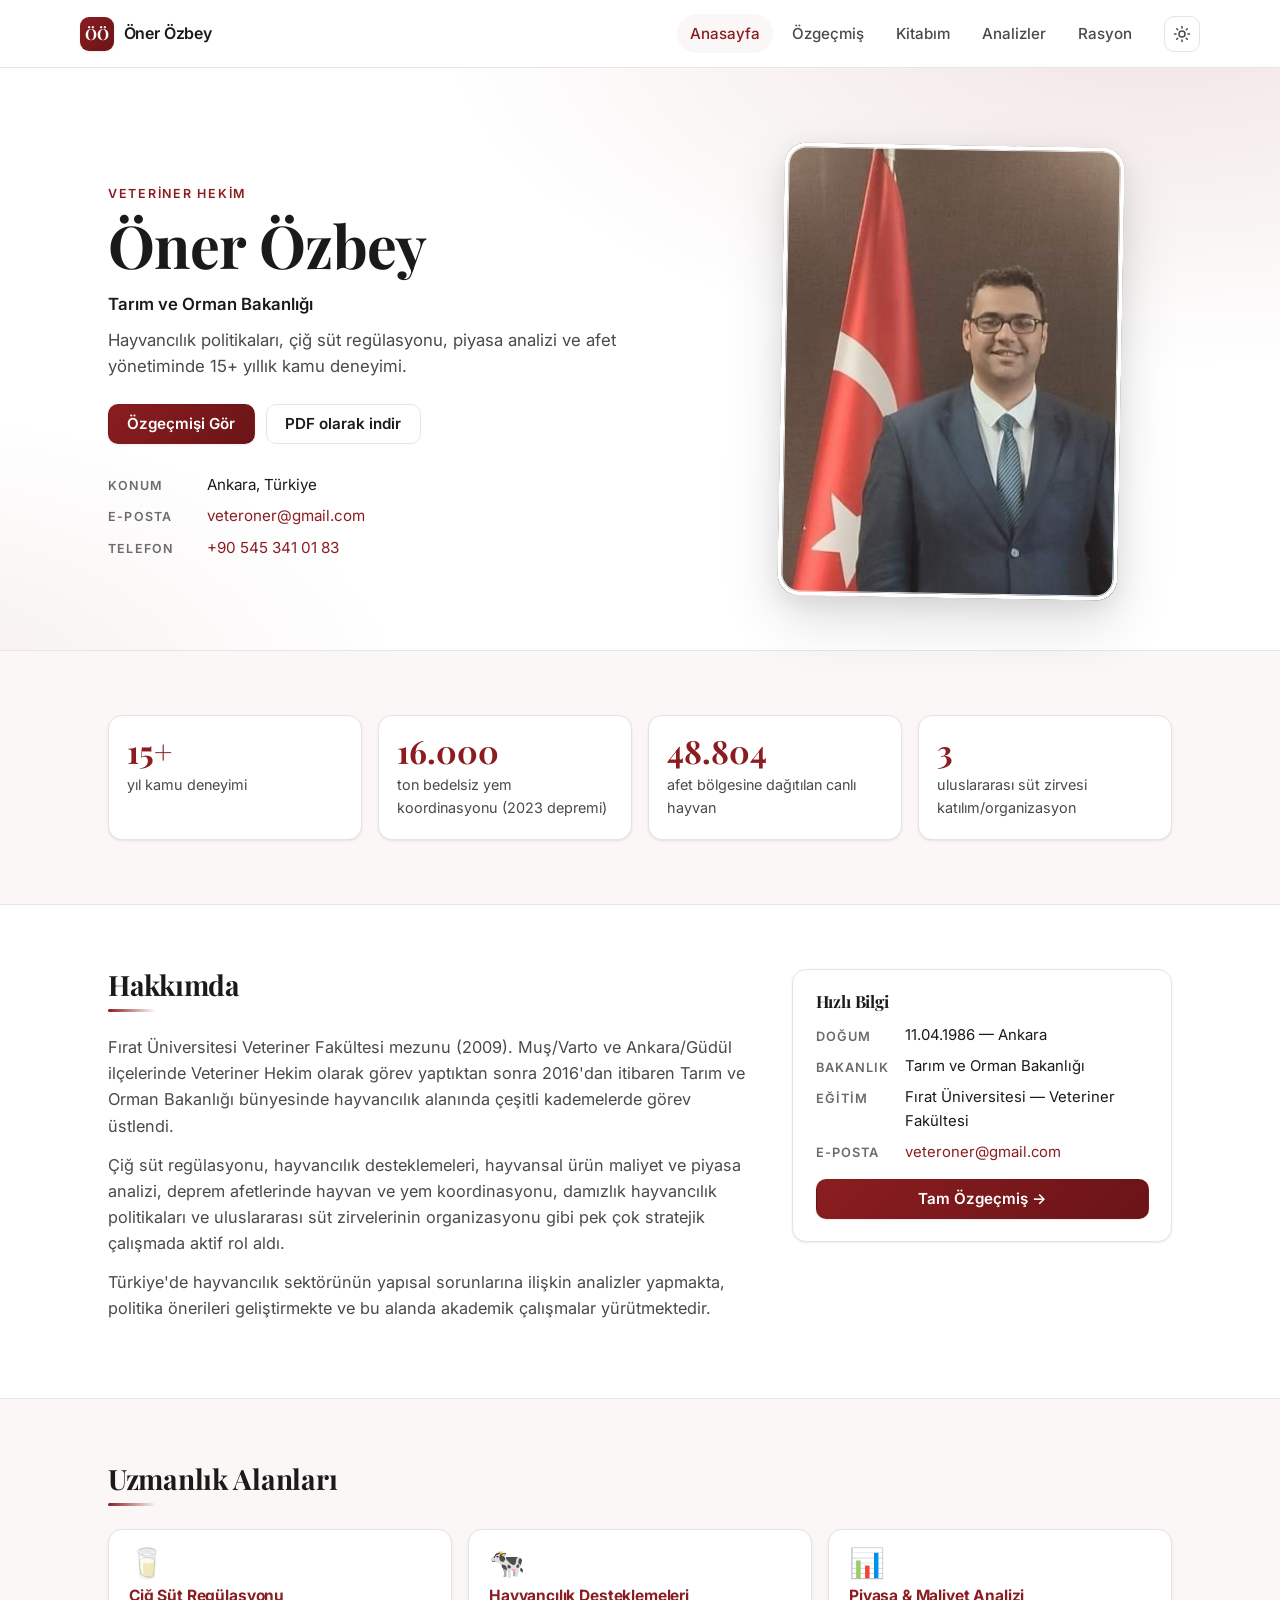
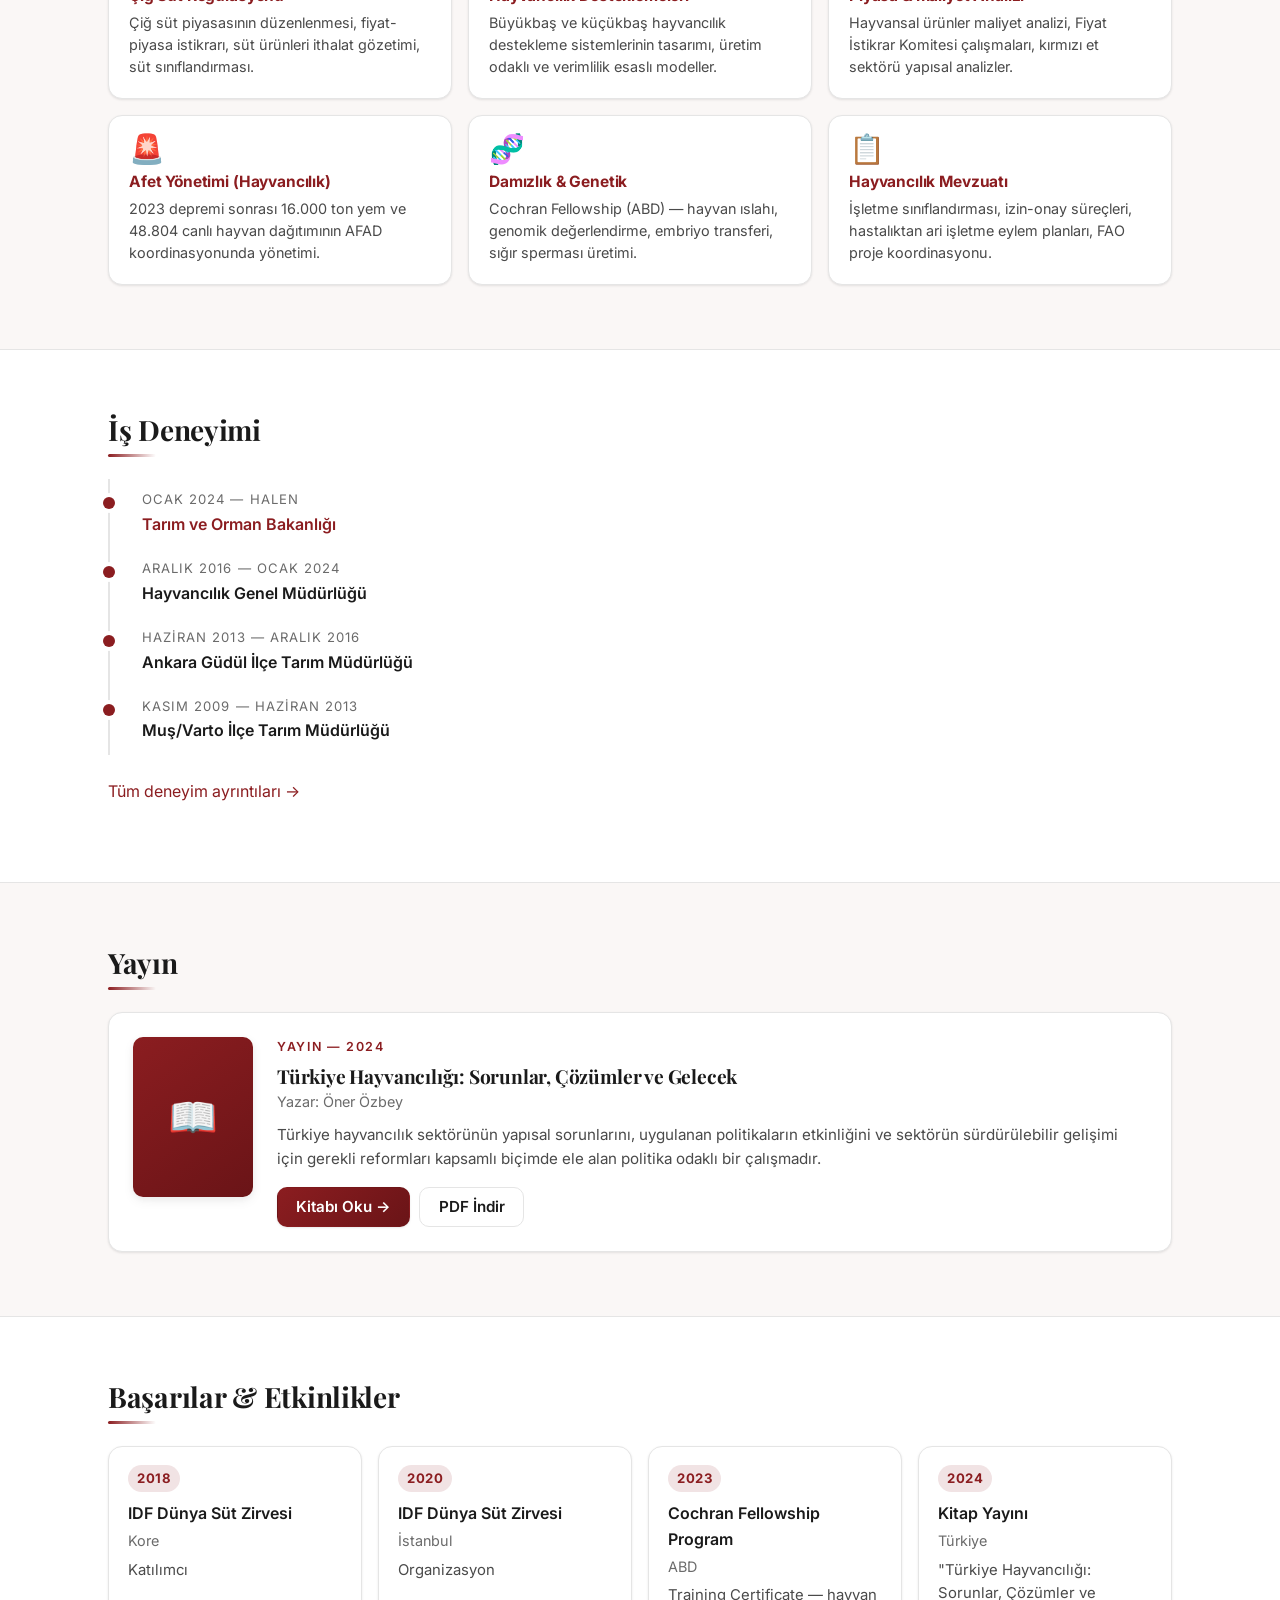
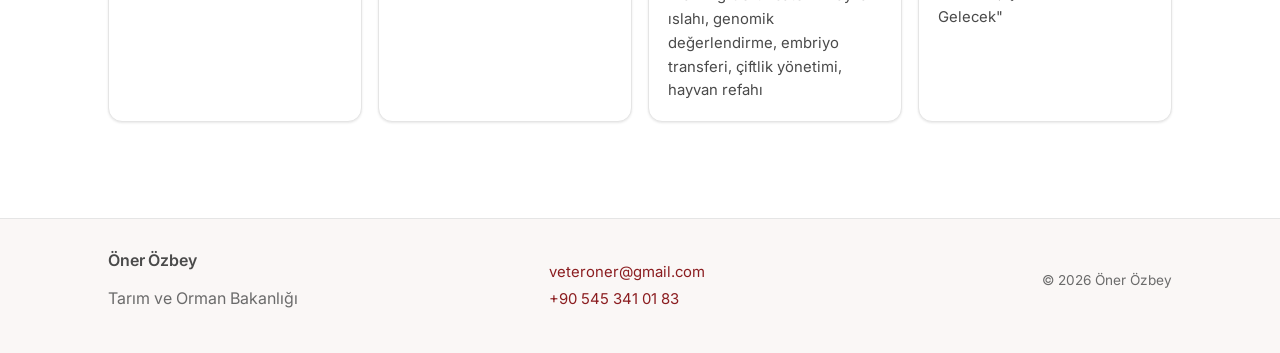
<file: index.html>
<!doctype html>
<html lang="tr">
  <head>
    <meta charset="utf-8" />
    <meta name="viewport" content="width=device-width, initial-scale=1" />
    <title>Öner Özbey — Kişisel Sayfa</title>
    <meta name="description" content="Öner Özbey — Veteriner Hekim. Hayvancılık politikaları, süt regülasyonu ve afet yönetiminde kamu deneyimi." />
    <meta name="theme-color" content="#8b1d20" />
    <link rel="icon" href="data:image/svg+xml,%3Csvg xmlns='http://www.w3.org/2000/svg' viewBox='0 0 100 100'%3E%3Crect width='100' height='100' rx='20' fill='%238b1d20'/%3E%3Ctext x='50' y='64' font-size='52' font-family='Georgia, serif' fill='white' text-anchor='middle' font-weight='700'%3EÖ%3C/text%3E%3C/svg%3E" />
    <link rel="preconnect" href="https://fonts.googleapis.com" />
    <link rel="preconnect" href="https://fonts.gstatic.com" crossorigin />
    <link href="https://fonts.googleapis.com/css2?family=Inter:wght@400;500;600;700&family=Playfair+Display:wght@600;700&display=swap" rel="stylesheet" />
    <link rel="stylesheet" href="assets/css/style.css" />
  </head>
  <body>
    <header class="site-header">
      <div class="container nav">
        <a class="brand" href="index.html">
          <span class="brand-mark">ÖÖ</span>
          <span class="brand-name" data-bind="personal.fullName">Öner Özbey</span>
        </a>
        <nav class="nav-links" data-bind="nav"></nav>
        <div class="nav-tools">
          <button class="icon-btn" id="theme-toggle" aria-label="Tema değiştir" title="Tema değiştir">
            <svg width="18" height="18" viewBox="0 0 24 24" fill="none" stroke="currentColor" stroke-width="2" stroke-linecap="round" stroke-linejoin="round"><circle cx="12" cy="12" r="4"></circle><path d="M12 2v2M12 20v2M4.93 4.93l1.41 1.41M17.66 17.66l1.41 1.41M2 12h2M20 12h2M4.93 19.07l1.41-1.41M17.66 6.34l1.41-1.41"></path></svg>
          </button>
        </div>
      </div>
    </header>

    <main>
      <!-- Hero -->
      <section class="hero">
        <div class="container hero-grid">
          <div class="hero-text">
            <p class="eyebrow" data-bind="personal.title">Veteriner Hekim</p>
            <h1 data-bind="personal.fullName">Öner Özbey</h1>
            <p class="hero-role" data-bind="personal.role"></p>
            <p class="hero-tagline" data-bind="personal.tagline"></p>
            <div class="hero-actions">
              <a class="btn btn-primary" href="cv.html">Özgeçmişi Gör</a>
              <a class="btn btn-ghost" data-bind-attr="href:personal.cvFile" download>PDF olarak indir</a>
            </div>
            <ul class="hero-meta">
              <li><span class="meta-key">Konum</span><span data-bind="personal.location"></span></li>
              <li><span class="meta-key">E-posta</span><a data-bind="personal.email" data-bind-attr="href:mailto:personal.email"></a></li>
              <li><span class="meta-key">Telefon</span><a data-bind="personal.phone" data-bind-attr="href:tel:personal.phoneRaw"></a></li>
            </ul>
          </div>
          <div class="hero-photo">
            <div class="photo-frame">
              <img data-bind-attr="src:personal.photo" data-bind-attr-alt="personal.fullName" alt="" />
            </div>
          </div>
        </div>
      </section>

      <!-- Sayısal vurgular -->
      <section class="section section-muted">
        <div class="container">
          <ul class="stats" data-bind="highlights"></ul>
        </div>
      </section>

      <!-- Hakkımda + Hızlı bilgi -->
      <section class="section">
        <div class="container two-col">
          <div>
            <h2 class="section-title">Hakkımda</h2>
            <div class="prose" data-bind="summary"></div>
          </div>
          <aside class="aside-card">
            <h3>Hızlı Bilgi</h3>
            <dl class="dl">
              <dt>Doğum</dt><dd data-bind="personal.birth"></dd>
              <dt>Bakanlık</dt><dd data-bind="personal.role"></dd>
              <dt>Eğitim</dt><dd data-bind="education.0.school"></dd>
              <dt>E-posta</dt><dd><a data-bind="personal.email" data-bind-attr="href:mailto:personal.email"></a></dd>
            </dl>
            <a class="btn btn-primary btn-block" href="cv.html">Tam Özgeçmiş →</a>
          </aside>
        </div>
      </section>

      <!-- Uzmanlık Alanları -->
      <section class="section section-muted">
        <div class="container">
          <h2 class="section-title">Uzmanlık Alanları</h2>
          <div class="expertise-grid" data-bind="expertise"></div>
        </div>
      </section>

      <!-- Öne Çıkan Görevler -->
      <section class="section">
        <div class="container">
          <h2 class="section-title">İş Deneyimi</h2>
          <ol class="timeline" data-bind="experienceShort"></ol>
          <p class="section-foot"><a href="cv.html">Tüm deneyim ayrıntıları →</a></p>
        </div>
      </section>

      <!-- Kitap -->
      <section class="section section-muted">
        <div class="container">
          <h2 class="section-title">Yayın</h2>
          <div class="book-card" data-bind="bookCard"></div>
        </div>
      </section>

      <!-- Başarılar -->
      <section class="section">
        <div class="container">
          <h2 class="section-title">Başarılar & Etkinlikler</h2>
          <ul class="achievements" data-bind="achievements"></ul>
        </div>
      </section>
    </main>

    <footer class="site-footer">
      <div class="container footer-grid">
        <div>
          <p class="brand-name" data-bind="personal.fullName"></p>
          <p class="muted" data-bind="personal.role"></p>
        </div>
        <div class="footer-links">
          <a data-bind-attr="href:mailto:personal.email" data-bind="personal.email"></a>
          <a data-bind-attr="href:tel:personal.phoneRaw" data-bind="personal.phone"></a>
        </div>
        <p class="muted small">© <span data-bind="site.year"></span> <span data-bind="personal.fullName"></span></p>
      </div>
    </footer>

    <script src="assets/js/main.js"></script>
  </body>
</html>
</file>
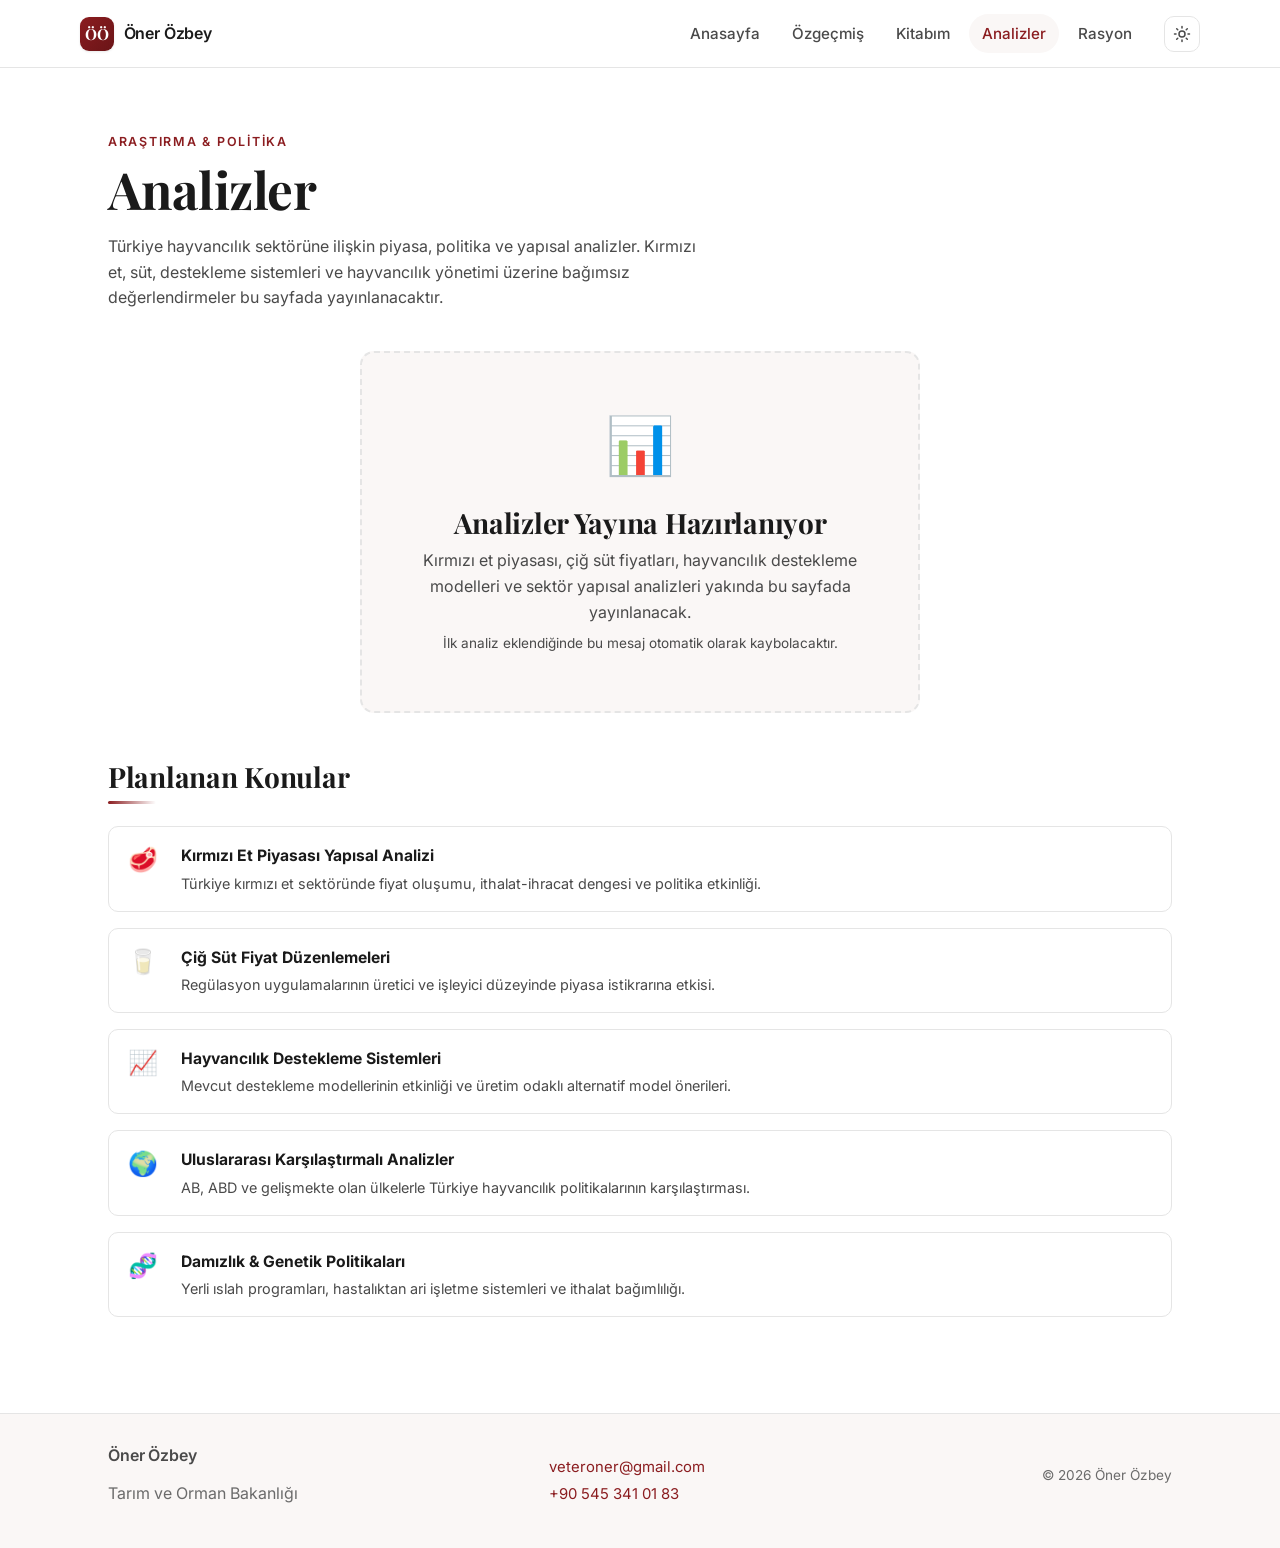
<file: analizler.html>
<!doctype html>
<html lang="tr">
  <head>
    <meta charset="utf-8" />
    <meta name="viewport" content="width=device-width, initial-scale=1" />
    <title>Analizler — Öner Özbey</title>
    <meta name="description" content="Öner Özbey'in hayvancılık sektörüne ilişkin politika analizleri ve araştırmaları." />
    <meta name="theme-color" content="#8b1d20" />
    <link rel="icon" href="data:image/svg+xml,%3Csvg xmlns='http://www.w3.org/2000/svg' viewBox='0 0 100 100'%3E%3Crect width='100' height='100' rx='20' fill='%238b1d20'/%3E%3Ctext x='50' y='64' font-size='52' font-family='Georgia, serif' fill='white' text-anchor='middle' font-weight='700'%3EÖ%3C/text%3E%3C/svg%3E" />
    <link rel="preconnect" href="https://fonts.googleapis.com" />
    <link rel="preconnect" href="https://fonts.gstatic.com" crossorigin />
    <link href="https://fonts.googleapis.com/css2?family=Inter:wght@400;500;600;700&family=Playfair+Display:wght@600;700&display=swap" rel="stylesheet" />
    <link rel="stylesheet" href="assets/css/style.css" />
  </head>
  <body>
    <header class="site-header">
      <div class="container nav">
        <a class="brand" href="index.html">
          <span class="brand-mark">ÖÖ</span>
          <span class="brand-name" data-bind="personal.fullName"></span>
        </a>
        <nav class="nav-links" data-bind="nav"></nav>
        <div class="nav-tools">
          <button class="icon-btn" id="theme-toggle" aria-label="Tema değiştir" title="Tema değiştir">
            <svg width="18" height="18" viewBox="0 0 24 24" fill="none" stroke="currentColor" stroke-width="2" stroke-linecap="round" stroke-linejoin="round"><circle cx="12" cy="12" r="4"></circle><path d="M12 2v2M12 20v2M4.93 4.93l1.41 1.41M17.66 17.66l1.41 1.41M2 12h2M20 12h2M4.93 19.07l1.41-1.41M17.66 6.34l1.41-1.41"></path></svg>
          </button>
        </div>
      </div>
    </header>

    <main>
      <section class="section">
        <div class="container">
          <p class="eyebrow">Araştırma & Politika</p>
          <h1 style="margin-bottom:0.3em">Analizler</h1>
          <p style="max-width:60ch;color:var(--ink-soft);margin-bottom:2.5rem">
            Türkiye hayvancılık sektörüne ilişkin piyasa, politika ve yapısal analizler. Kırmızı et, süt, destekleme sistemleri ve hayvancılık yönetimi üzerine bağımsız değerlendirmeler bu sayfada yayınlanacaktır.
          </p>

          <!-- Yakında gelecek analizler için kart alanı -->
          <div class="analysis-grid" id="analysis-grid">
            <!-- Analizler buraya JS ile ya da elle eklenecek -->
          </div>

          <!-- Şimdilik boş-alan mesajı -->
          <div class="coming-soon-box" id="coming-soon">
            <div class="coming-soon-icon">📊</div>
            <h2>Analizler Yayına Hazırlanıyor</h2>
            <p>Kırmızı et piyasası, çiğ süt fiyatları, hayvancılık destekleme modelleri ve sektör yapısal analizleri yakında bu sayfada yayınlanacak.</p>
            <p class="muted small">İlk analiz eklendiğinde bu mesaj otomatik olarak kaybolacaktır.</p>
          </div>

          <!-- Planlanan konu başlıkları -->
          <div style="margin-top:3rem">
            <h2 class="section-title">Planlanan Konular</h2>
            <ul class="topic-list">
              <li>
                <span class="topic-icon">🥩</span>
                <div>
                  <strong>Kırmızı Et Piyasası Yapısal Analizi</strong>
                  <p>Türkiye kırmızı et sektöründe fiyat oluşumu, ithalat-ihracat dengesi ve politika etkinliği.</p>
                </div>
              </li>
              <li>
                <span class="topic-icon">🥛</span>
                <div>
                  <strong>Çiğ Süt Fiyat Düzenlemeleri</strong>
                  <p>Regülasyon uygulamalarının üretici ve işleyici düzeyinde piyasa istikrarına etkisi.</p>
                </div>
              </li>
              <li>
                <span class="topic-icon">📈</span>
                <div>
                  <strong>Hayvancılık Destekleme Sistemleri</strong>
                  <p>Mevcut destekleme modellerinin etkinliği ve üretim odaklı alternatif model önerileri.</p>
                </div>
              </li>
              <li>
                <span class="topic-icon">🌍</span>
                <div>
                  <strong>Uluslararası Karşılaştırmalı Analizler</strong>
                  <p>AB, ABD ve gelişmekte olan ülkelerle Türkiye hayvancılık politikalarının karşılaştırması.</p>
                </div>
              </li>
              <li>
                <span class="topic-icon">🧬</span>
                <div>
                  <strong>Damızlık & Genetik Politikaları</strong>
                  <p>Yerli ıslah programları, hastalıktan ari işletme sistemleri ve ithalat bağımlılığı.</p>
                </div>
              </li>
            </ul>
          </div>
        </div>
      </section>
    </main>

    <footer class="site-footer">
      <div class="container footer-grid">
        <div>
          <p class="brand-name" data-bind="personal.fullName"></p>
          <p class="muted" data-bind="personal.role"></p>
        </div>
        <div class="footer-links">
          <a data-bind-attr="href:mailto:personal.email" data-bind="personal.email"></a>
          <a data-bind-attr="href:tel:personal.phoneRaw" data-bind="personal.phone"></a>
        </div>
        <p class="muted small">© <span data-bind="site.year"></span> <span data-bind="personal.fullName"></span></p>
      </div>
    </footer>

    <script src="assets/js/main.js"></script>
  </body>
</html>
</file>
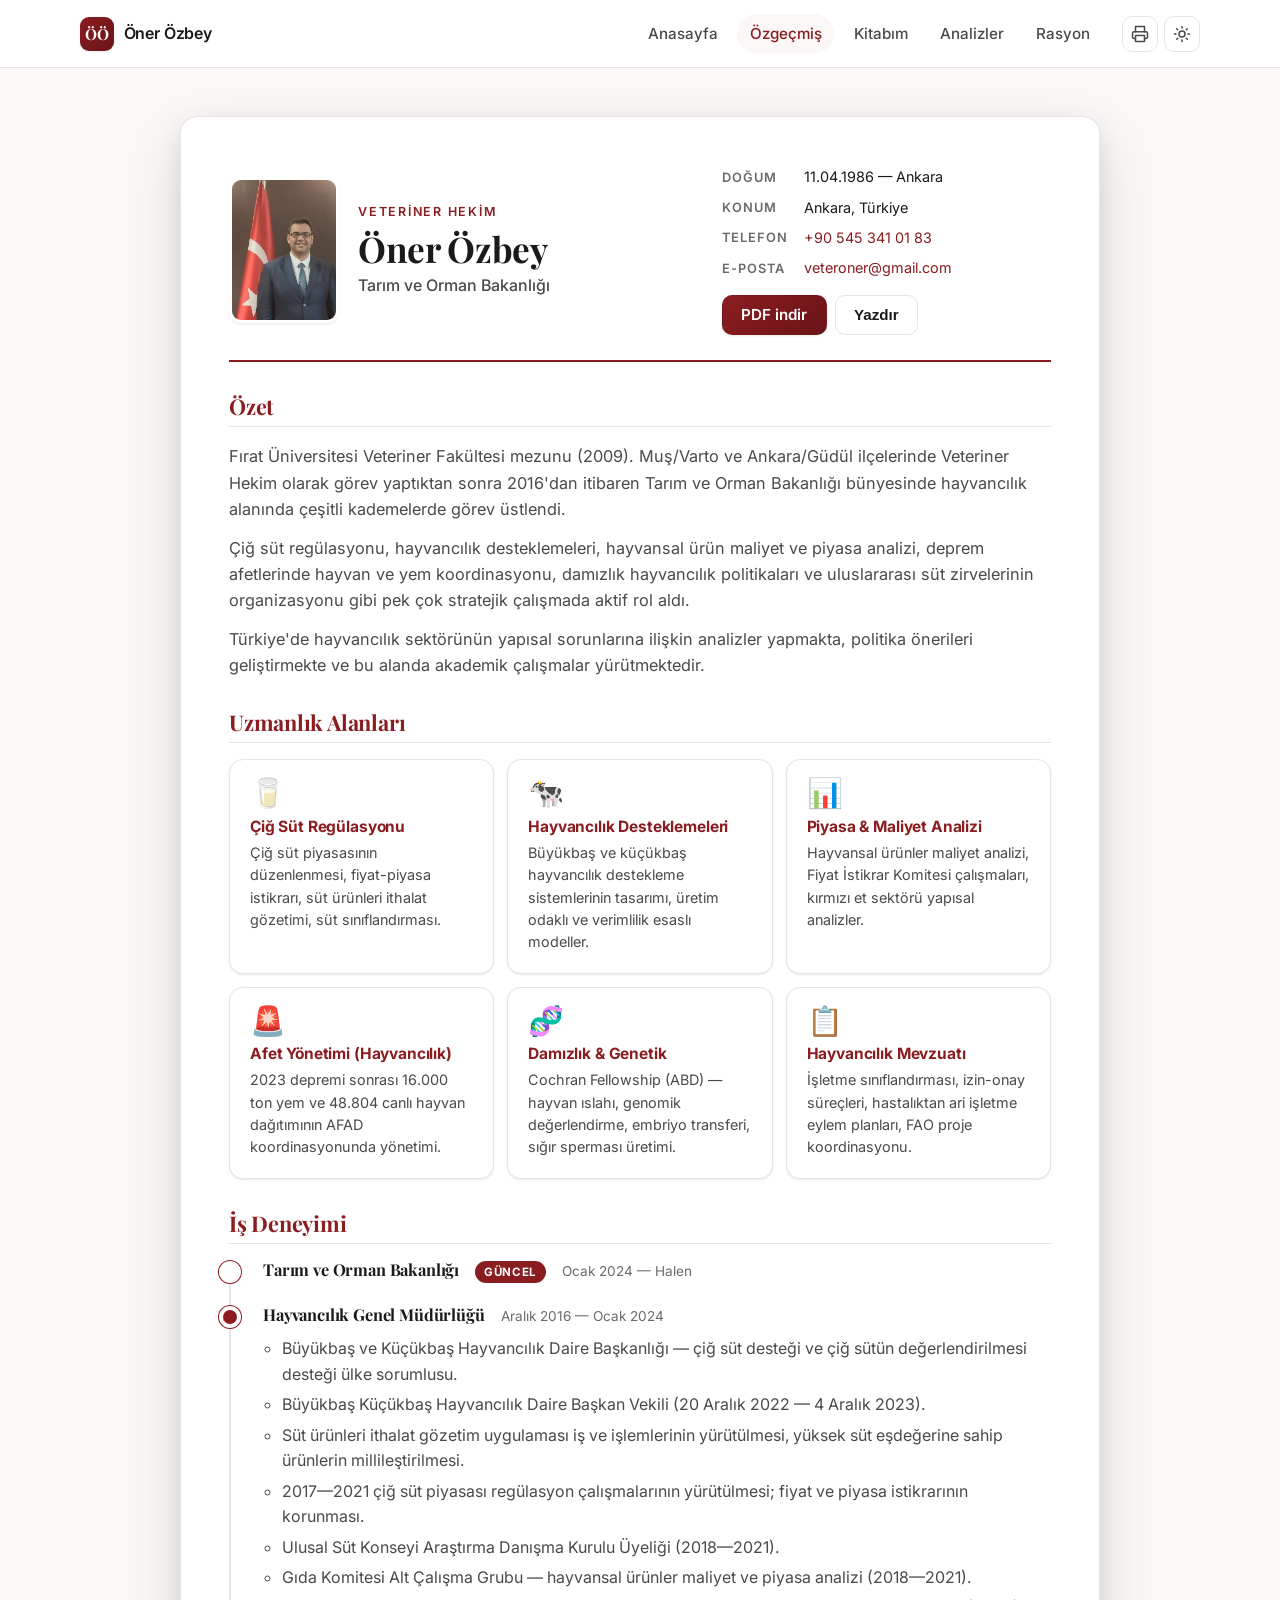
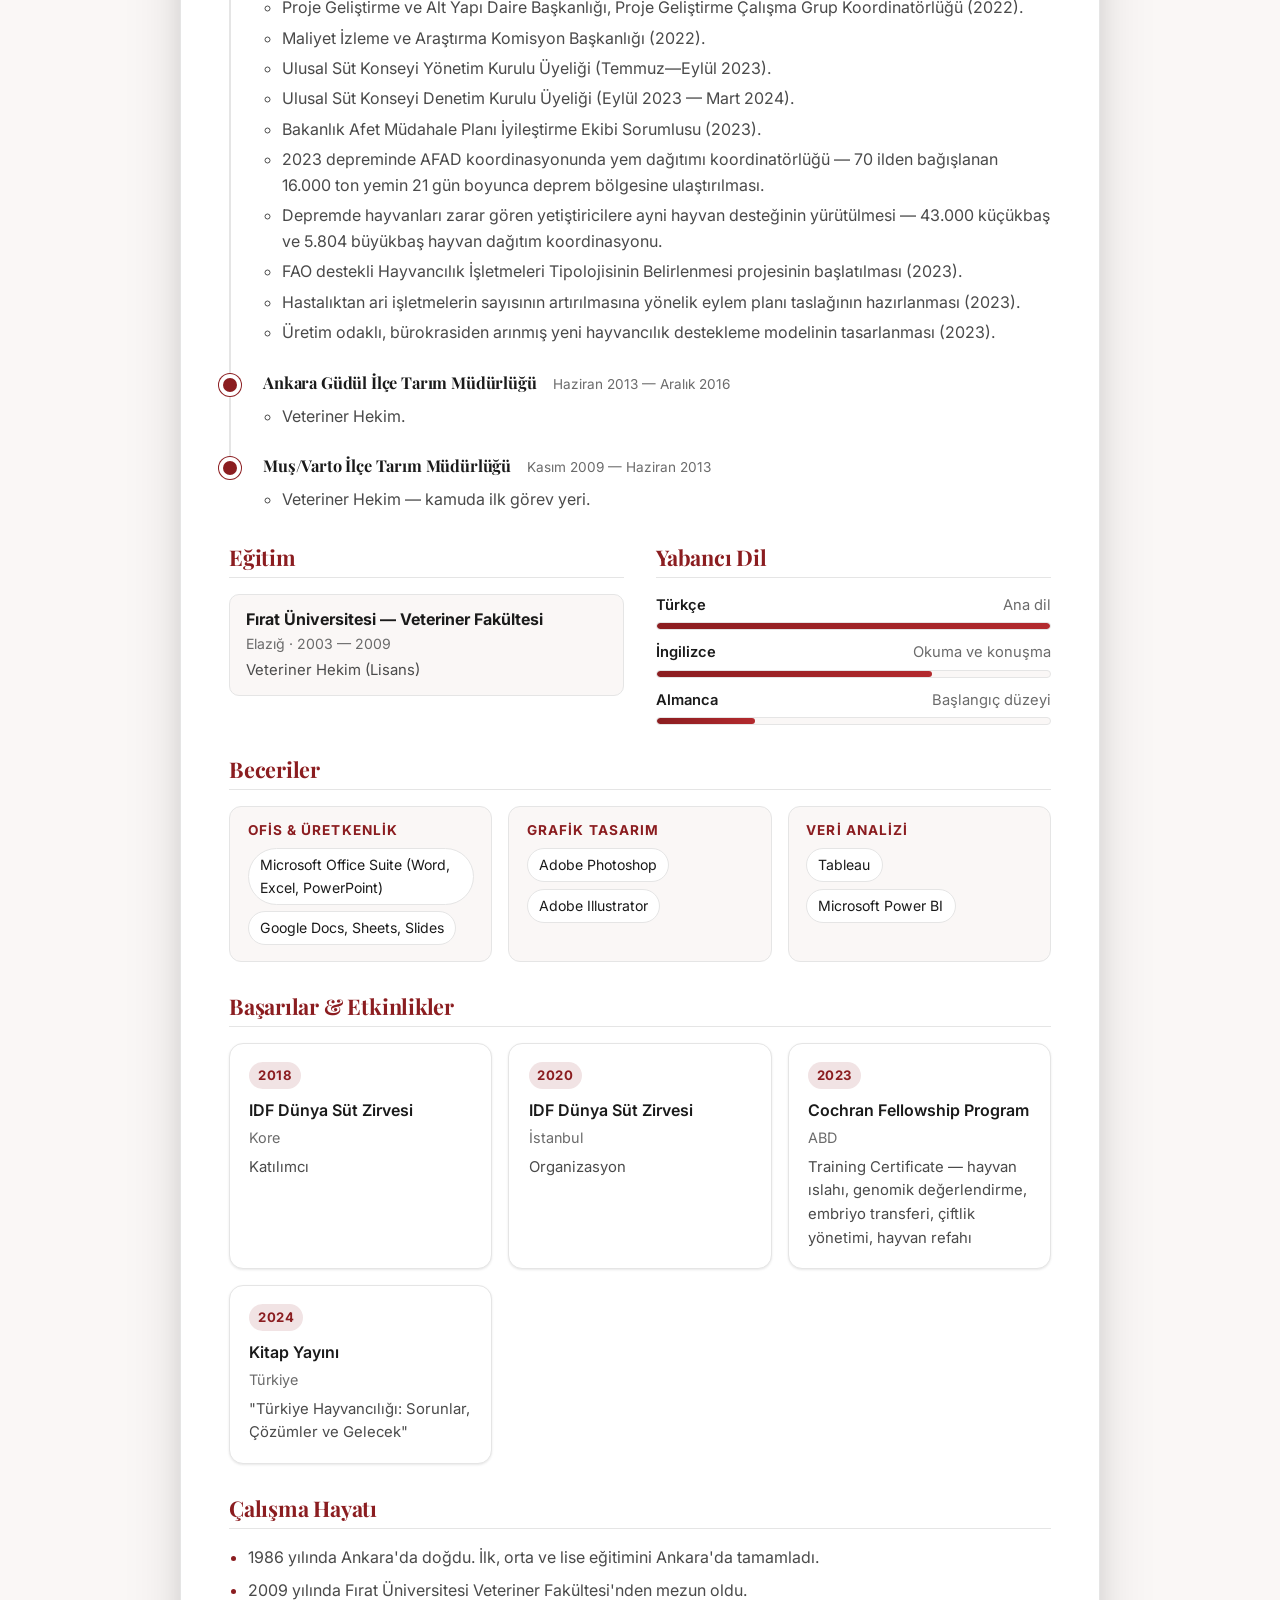
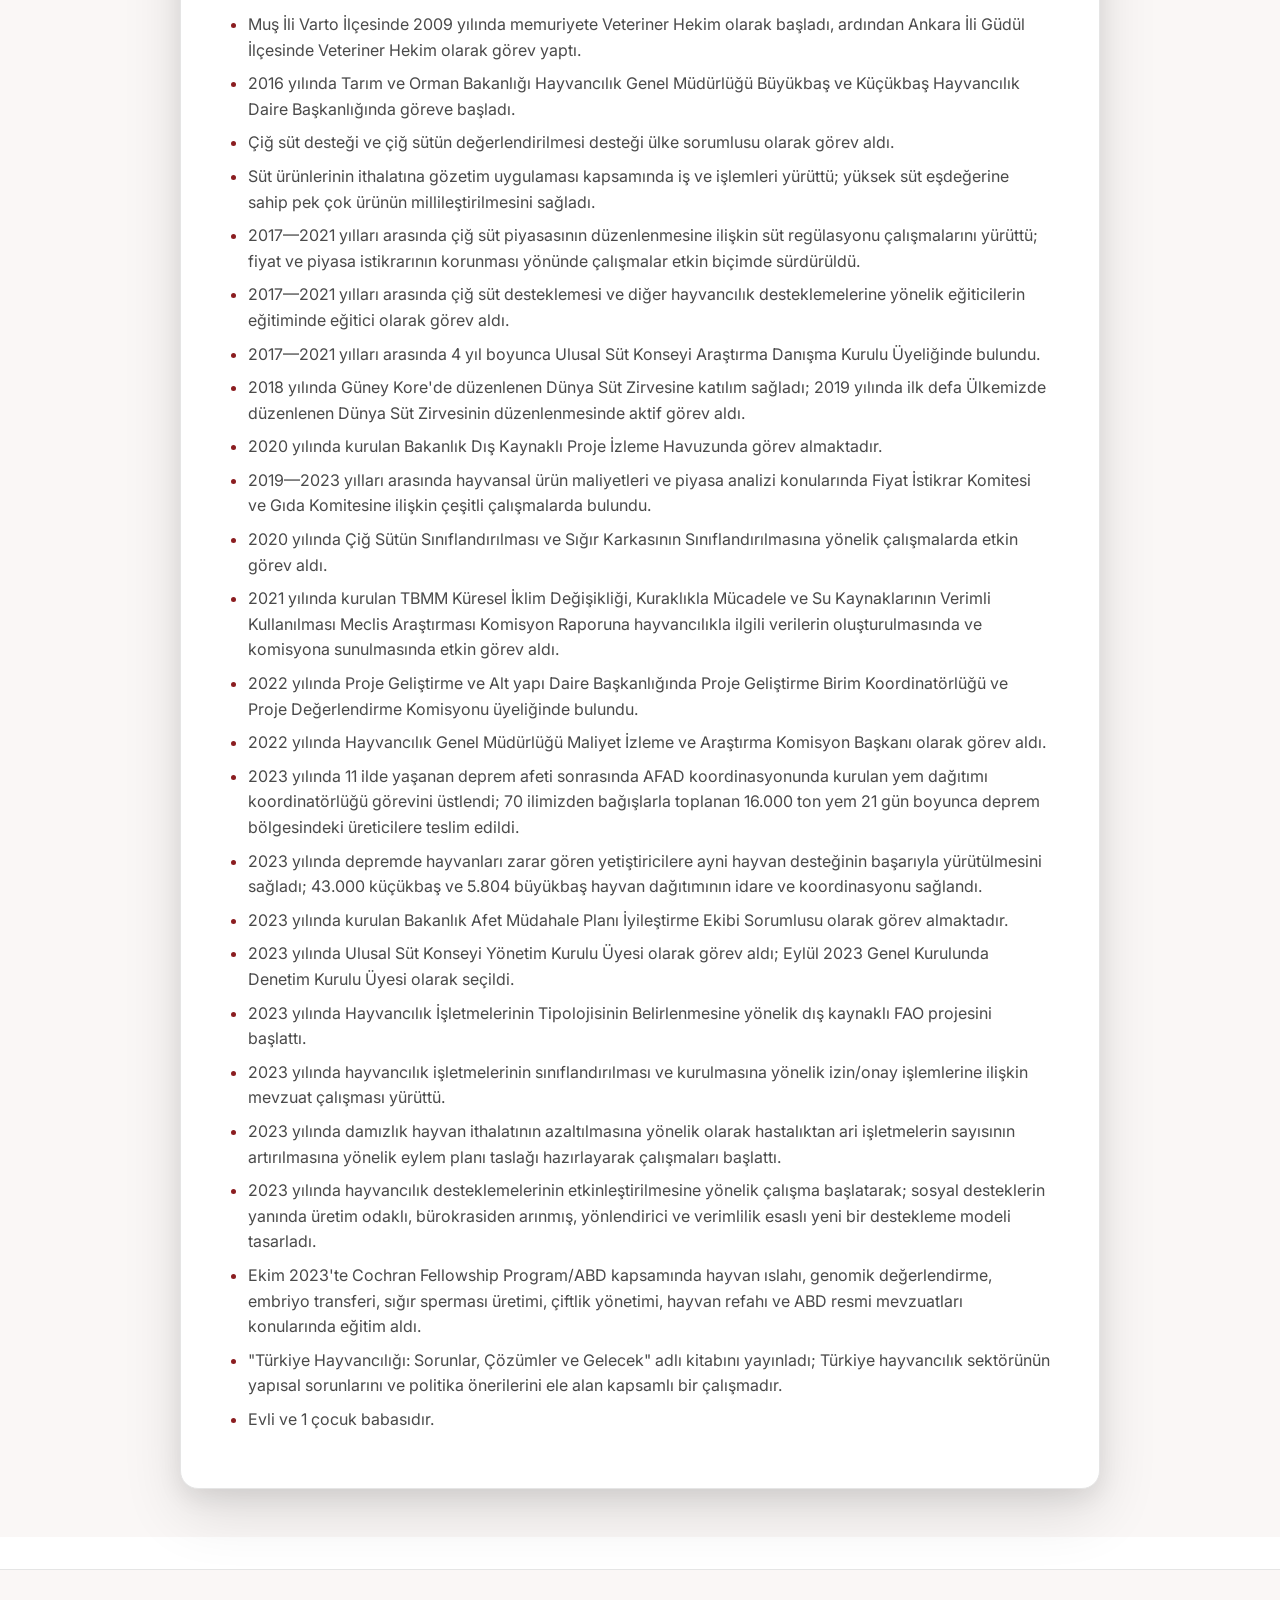
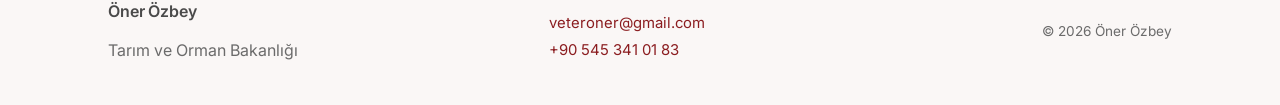
<file: cv.html>
<!doctype html>
<html lang="tr">
  <head>
    <meta charset="utf-8" />
    <meta name="viewport" content="width=device-width, initial-scale=1" />
    <title>Özgeçmiş — Öner Özbey</title>
    <meta name="description" content="Öner Özbey'in tam özgeçmişi: deneyim, eğitim, beceriler, diller, başarılar." />
    <meta name="theme-color" content="#8b1d20" />
    <link rel="icon" href="data:image/svg+xml,%3Csvg xmlns='http://www.w3.org/2000/svg' viewBox='0 0 100 100'%3E%3Crect width='100' height='100' rx='20' fill='%238b1d20'/%3E%3Ctext x='50' y='64' font-size='52' font-family='Georgia, serif' fill='white' text-anchor='middle' font-weight='700'%3EÖ%3C/text%3E%3C/svg%3E" />
    <link rel="preconnect" href="https://fonts.googleapis.com" />
    <link rel="preconnect" href="https://fonts.gstatic.com" crossorigin />
    <link href="https://fonts.googleapis.com/css2?family=Inter:wght@400;500;600;700&family=Playfair+Display:wght@600;700&display=swap" rel="stylesheet" />
    <link rel="stylesheet" href="assets/css/style.css" />
  </head>
  <body class="cv-page">
    <header class="site-header no-print">
      <div class="container nav">
        <a class="brand" href="index.html">
          <span class="brand-mark">ÖÖ</span>
          <span class="brand-name" data-bind="personal.fullName"></span>
        </a>
        <nav class="nav-links" data-bind="nav"></nav>
        <div class="nav-tools">
          <button class="icon-btn" id="print-btn" aria-label="Yazdır" title="Yazdır">
            <svg width="18" height="18" viewBox="0 0 24 24" fill="none" stroke="currentColor" stroke-width="2" stroke-linecap="round" stroke-linejoin="round"><polyline points="6 9 6 2 18 2 18 9"></polyline><path d="M6 18H4a2 2 0 0 1-2-2v-5a2 2 0 0 1 2-2h16a2 2 0 0 1 2 2v5a2 2 0 0 1-2 2h-2"></path><rect x="6" y="14" width="12" height="8"></rect></svg>
          </button>
          <button class="icon-btn" id="theme-toggle" aria-label="Tema değiştir" title="Tema değiştir">
            <svg width="18" height="18" viewBox="0 0 24 24" fill="none" stroke="currentColor" stroke-width="2" stroke-linecap="round" stroke-linejoin="round"><circle cx="12" cy="12" r="4"></circle><path d="M12 2v2M12 20v2M4.93 4.93l1.41 1.41M17.66 17.66l1.41 1.41M2 12h2M20 12h2M4.93 19.07l1.41-1.41M17.66 6.34l1.41-1.41"></path></svg>
          </button>
        </div>
      </div>
    </header>

    <main class="cv-main">
      <article class="cv-doc container">
        <header class="cv-header">
          <div class="cv-id">
            <div class="cv-photo">
              <img data-bind-attr="src:personal.photo" alt="" />
            </div>
            <div>
              <p class="eyebrow" data-bind="personal.title"></p>
              <h1 data-bind="personal.fullName"></h1>
              <p class="cv-role" data-bind="personal.role"></p>
            </div>
          </div>
          <div class="cv-contact">
            <dl class="dl">
              <dt>Doğum</dt><dd data-bind="personal.birth"></dd>
              <dt>Konum</dt><dd data-bind="personal.location"></dd>
              <dt>Telefon</dt><dd><a data-bind="personal.phone" data-bind-attr="href:tel:personal.phoneRaw"></a></dd>
              <dt>E-posta</dt><dd><a data-bind="personal.email" data-bind-attr="href:mailto:personal.email"></a></dd>
            </dl>
            <div class="cv-actions no-print">
              <a class="btn btn-primary" data-bind-attr="href:personal.cvFile" download>PDF indir</a>
              <button class="btn btn-ghost" id="print-btn-secondary">Yazdır</button>
            </div>
          </div>
        </header>

        <section class="cv-section">
          <h2>Özet</h2>
          <div class="prose" data-bind="summary"></div>
        </section>

        <section class="cv-section">
          <h2>Uzmanlık Alanları</h2>
          <div class="expertise-grid expertise-grid-sm" data-bind="expertise"></div>
        </section>

        <section class="cv-section">
          <h2>İş Deneyimi</h2>
          <ol class="cv-timeline" data-bind="experience"></ol>
        </section>

        <section class="cv-section cv-grid">
          <div>
            <h2>Eğitim</h2>
            <ul class="education-list" data-bind="education"></ul>
          </div>
          <div>
            <h2>Yabancı Dil</h2>
            <ul class="lang-list" data-bind="languages"></ul>
          </div>
        </section>

        <section class="cv-section">
          <h2>Beceriler</h2>
          <div class="skills-grid" data-bind="skills"></div>
        </section>

        <section class="cv-section">
          <h2>Başarılar & Etkinlikler</h2>
          <ul class="achievements" data-bind="achievements"></ul>
        </section>

        <section class="cv-section">
          <h2>Çalışma Hayatı</h2>
          <ul class="working-life" data-bind="workingLife"></ul>
        </section>
      </article>
    </main>

    <footer class="site-footer no-print">
      <div class="container footer-grid">
        <div>
          <p class="brand-name" data-bind="personal.fullName"></p>
          <p class="muted" data-bind="personal.role"></p>
        </div>
        <div class="footer-links">
          <a data-bind-attr="href:mailto:personal.email" data-bind="personal.email"></a>
          <a data-bind-attr="href:tel:personal.phoneRaw" data-bind="personal.phone"></a>
        </div>
        <p class="muted small">© <span data-bind="site.year"></span> <span data-bind="personal.fullName"></span></p>
      </div>
    </footer>

    <script src="assets/js/main.js"></script>
  </body>
</html>
</file>
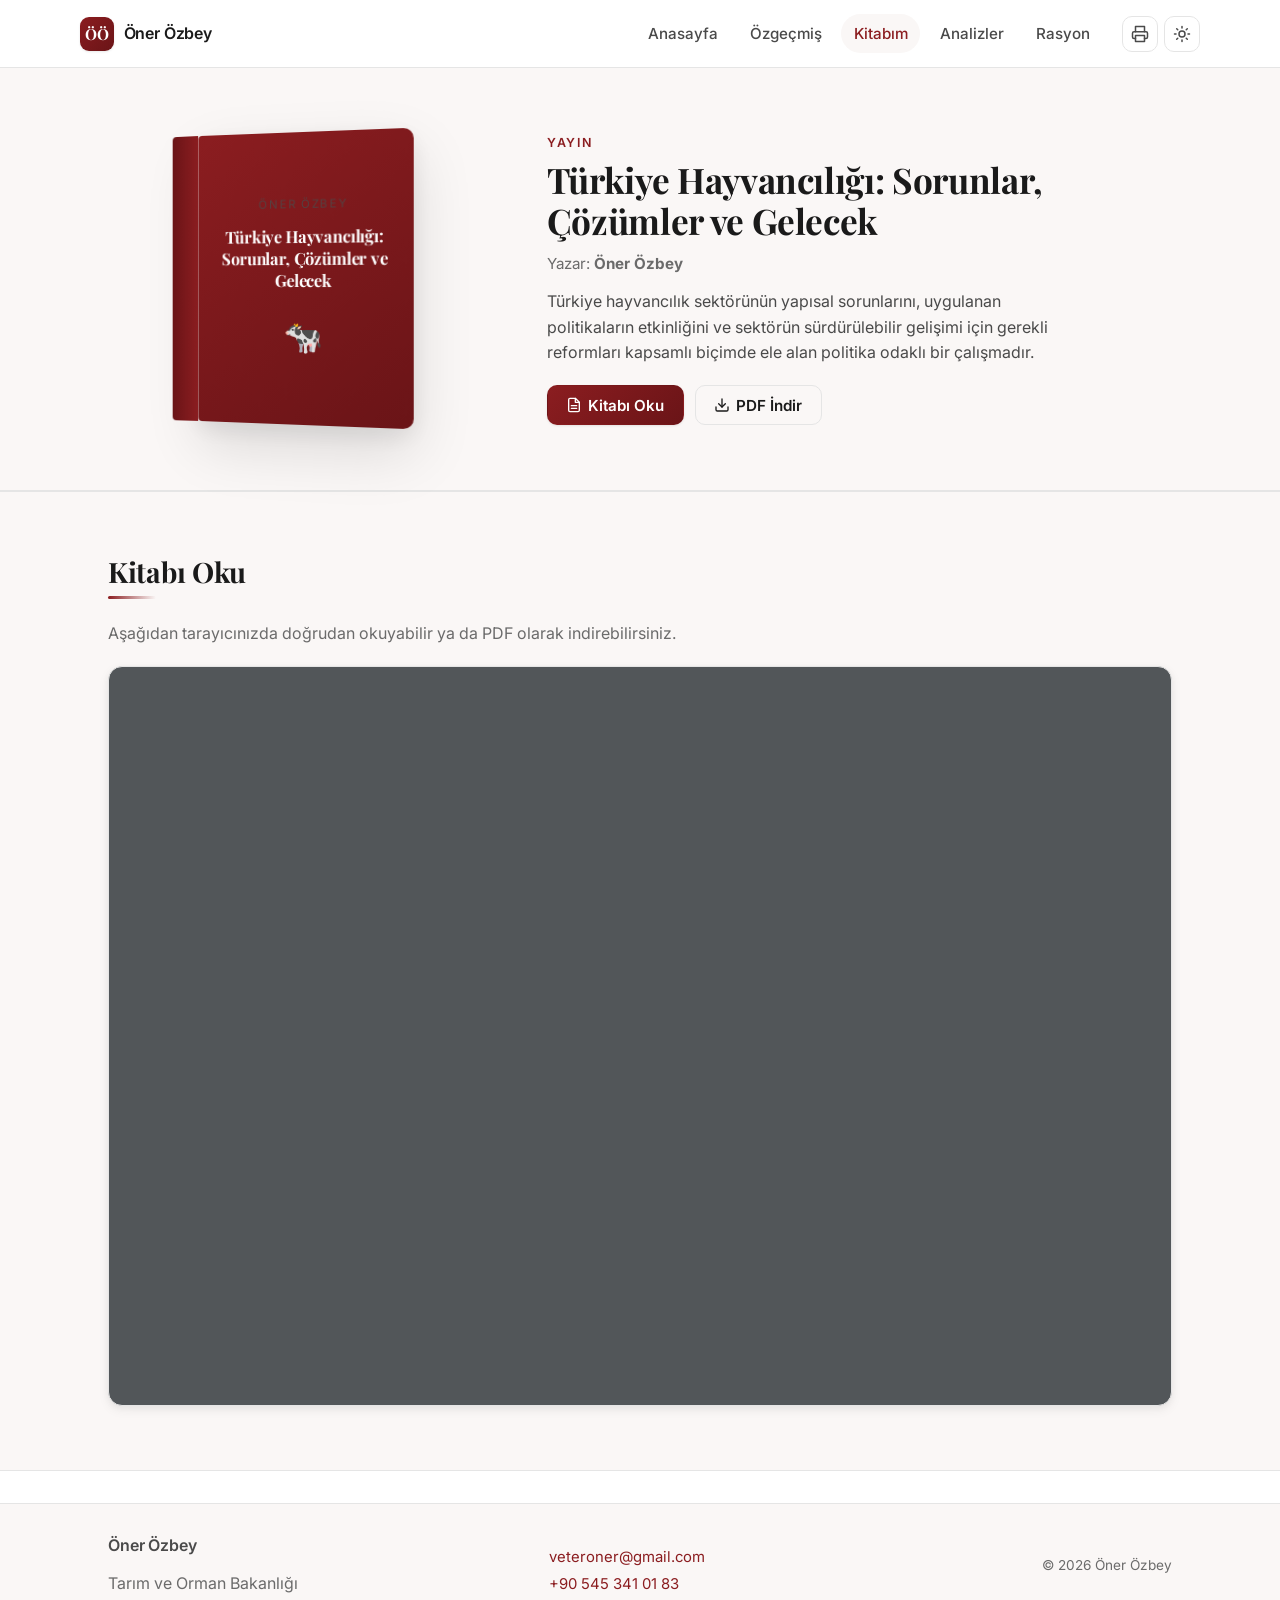
<file: kitap.html>
<!doctype html>
<html lang="tr">
  <head>
    <meta charset="utf-8" />
    <meta name="viewport" content="width=device-width, initial-scale=1" />
    <title>Kitabım — Öner Özbey</title>
    <meta name="description" content="Öner Özbey'in kitabı: Türkiye Hayvancılığı — Sorunlar, Çözümler ve Gelecek." />
    <meta name="theme-color" content="#8b1d20" />
    <link rel="icon" href="data:image/svg+xml,%3Csvg xmlns='http://www.w3.org/2000/svg' viewBox='0 0 100 100'%3E%3Crect width='100' height='100' rx='20' fill='%238b1d20'/%3E%3Ctext x='50' y='64' font-size='52' font-family='Georgia, serif' fill='white' text-anchor='middle' font-weight='700'%3EÖ%3C/text%3E%3C/svg%3E" />
    <link rel="preconnect" href="https://fonts.googleapis.com" />
    <link rel="preconnect" href="https://fonts.gstatic.com" crossorigin />
    <link href="https://fonts.googleapis.com/css2?family=Inter:wght@400;500;600;700&family=Playfair+Display:wght@600;700&display=swap" rel="stylesheet" />
    <link rel="stylesheet" href="assets/css/style.css" />
  </head>
  <body>
    <header class="site-header">
      <div class="container nav">
        <a class="brand" href="index.html">
          <span class="brand-mark">ÖÖ</span>
          <span class="brand-name" data-bind="personal.fullName"></span>
        </a>
        <nav class="nav-links" data-bind="nav"></nav>
        <div class="nav-tools">
          <button class="icon-btn" id="print-btn" aria-label="Yazdır" title="Yazdır">
            <svg width="18" height="18" viewBox="0 0 24 24" fill="none" stroke="currentColor" stroke-width="2" stroke-linecap="round" stroke-linejoin="round"><polyline points="6 9 6 2 18 2 18 9"></polyline><path d="M6 18H4a2 2 0 0 1-2-2v-5a2 2 0 0 1 2-2h16a2 2 0 0 1 2 2v5a2 2 0 0 1-2 2h-2"></path><rect x="6" y="14" width="12" height="8"></rect></svg>
          </button>
          <button class="icon-btn" id="theme-toggle" aria-label="Tema değiştir" title="Tema değiştir">
            <svg width="18" height="18" viewBox="0 0 24 24" fill="none" stroke="currentColor" stroke-width="2" stroke-linecap="round" stroke-linejoin="round"><circle cx="12" cy="12" r="4"></circle><path d="M12 2v2M12 20v2M4.93 4.93l1.41 1.41M17.66 17.66l1.41 1.41M2 12h2M20 12h2M4.93 19.07l1.41-1.41M17.66 6.34l1.41-1.41"></path></svg>
          </button>
        </div>
      </div>
    </header>

    <main>
      <section class="section book-hero">
        <div class="container">
          <div class="book-hero-inner">
            <div class="book-cover-wrap">
              <div class="book-cover-3d" id="book-cover">
                <div class="book-spine"></div>
                <div class="book-front">
                  <div class="book-front-inner">
                    <p class="book-front-eyebrow">Öner Özbey</p>
                    <h2 class="book-front-title" data-bind="book.title"></h2>
                    <div class="book-front-icon">🐄</div>
                  </div>
                </div>
              </div>
            </div>
            <div class="book-info">
              <p class="eyebrow">Yayın</p>
              <h1 data-bind="book.title"></h1>
              <p class="book-author">Yazar: <strong data-bind="personal.fullName"></strong></p>
              <p class="prose-single" data-bind="book.desc"></p>
              <div class="book-actions">
                <a class="btn btn-primary" data-bind-attr="href:book.file" target="_blank">
                  <svg width="16" height="16" viewBox="0 0 24 24" fill="none" stroke="currentColor" stroke-width="2" stroke-linecap="round" stroke-linejoin="round"><path d="M14 2H6a2 2 0 0 0-2 2v16a2 2 0 0 0 2 2h12a2 2 0 0 0 2-2V8z"></path><polyline points="14 2 14 8 20 8"></polyline><line x1="16" y1="13" x2="8" y2="13"></line><line x1="16" y1="17" x2="8" y2="17"></line></svg>
                  Kitabı Oku
                </a>
                <a class="btn btn-ghost" data-bind-attr="href:book.file" download>
                  <svg width="16" height="16" viewBox="0 0 24 24" fill="none" stroke="currentColor" stroke-width="2" stroke-linecap="round" stroke-linejoin="round"><path d="M21 15v4a2 2 0 0 1-2 2H5a2 2 0 0 1-2-2v-4"></path><polyline points="7 10 12 15 17 10"></polyline><line x1="12" y1="15" x2="12" y2="3"></line></svg>
                  PDF İndir
                </a>
              </div>
            </div>
          </div>
        </div>
      </section>

      <section class="section section-muted">
        <div class="container">
          <h2 class="section-title">Kitabı Oku</h2>
          <p class="muted" style="margin-bottom:1.2rem">Aşağıdan tarayıcınızda doğrudan okuyabilir ya da PDF olarak indirebilirsiniz.</p>
          <div class="pdf-viewer-wrap">
            <iframe
              id="pdf-frame"
              class="pdf-viewer"
              data-src="assets/files/turkiye-hayvancilik-kitabi.pdf"
              title="Türkiye Hayvancılığı: Sorunlar, Çözümler ve Gelecek"
              allowfullscreen
            ></iframe>
            <div class="pdf-fallback" id="pdf-fallback" style="display:none">
              <p>Tarayıcınız gömülü PDF görüntüleyiciyi desteklemiyor.</p>
              <a class="btn btn-primary" data-bind-attr="href:book.file" download>PDF İndir</a>
            </div>
          </div>
        </div>
      </section>
    </main>

    <footer class="site-footer">
      <div class="container footer-grid">
        <div>
          <p class="brand-name" data-bind="personal.fullName"></p>
          <p class="muted" data-bind="personal.role"></p>
        </div>
        <div class="footer-links">
          <a data-bind-attr="href:mailto:personal.email" data-bind="personal.email"></a>
          <a data-bind-attr="href:tel:personal.phoneRaw" data-bind="personal.phone"></a>
        </div>
        <p class="muted small">© <span data-bind="site.year"></span> <span data-bind="personal.fullName"></span></p>
      </div>
    </footer>

    <script src="assets/js/main.js"></script>
    <script>
      document.addEventListener('DOMContentLoaded', () => {
        const frame = document.getElementById('pdf-frame');
        const fallback = document.getElementById('pdf-fallback');
        const src = frame.getAttribute('data-src');
        frame.src = src;
        frame.addEventListener('error', () => {
          frame.style.display = 'none';
          fallback.style.display = 'block';
        });
      });
    </script>
  </body>
</html>
</file>
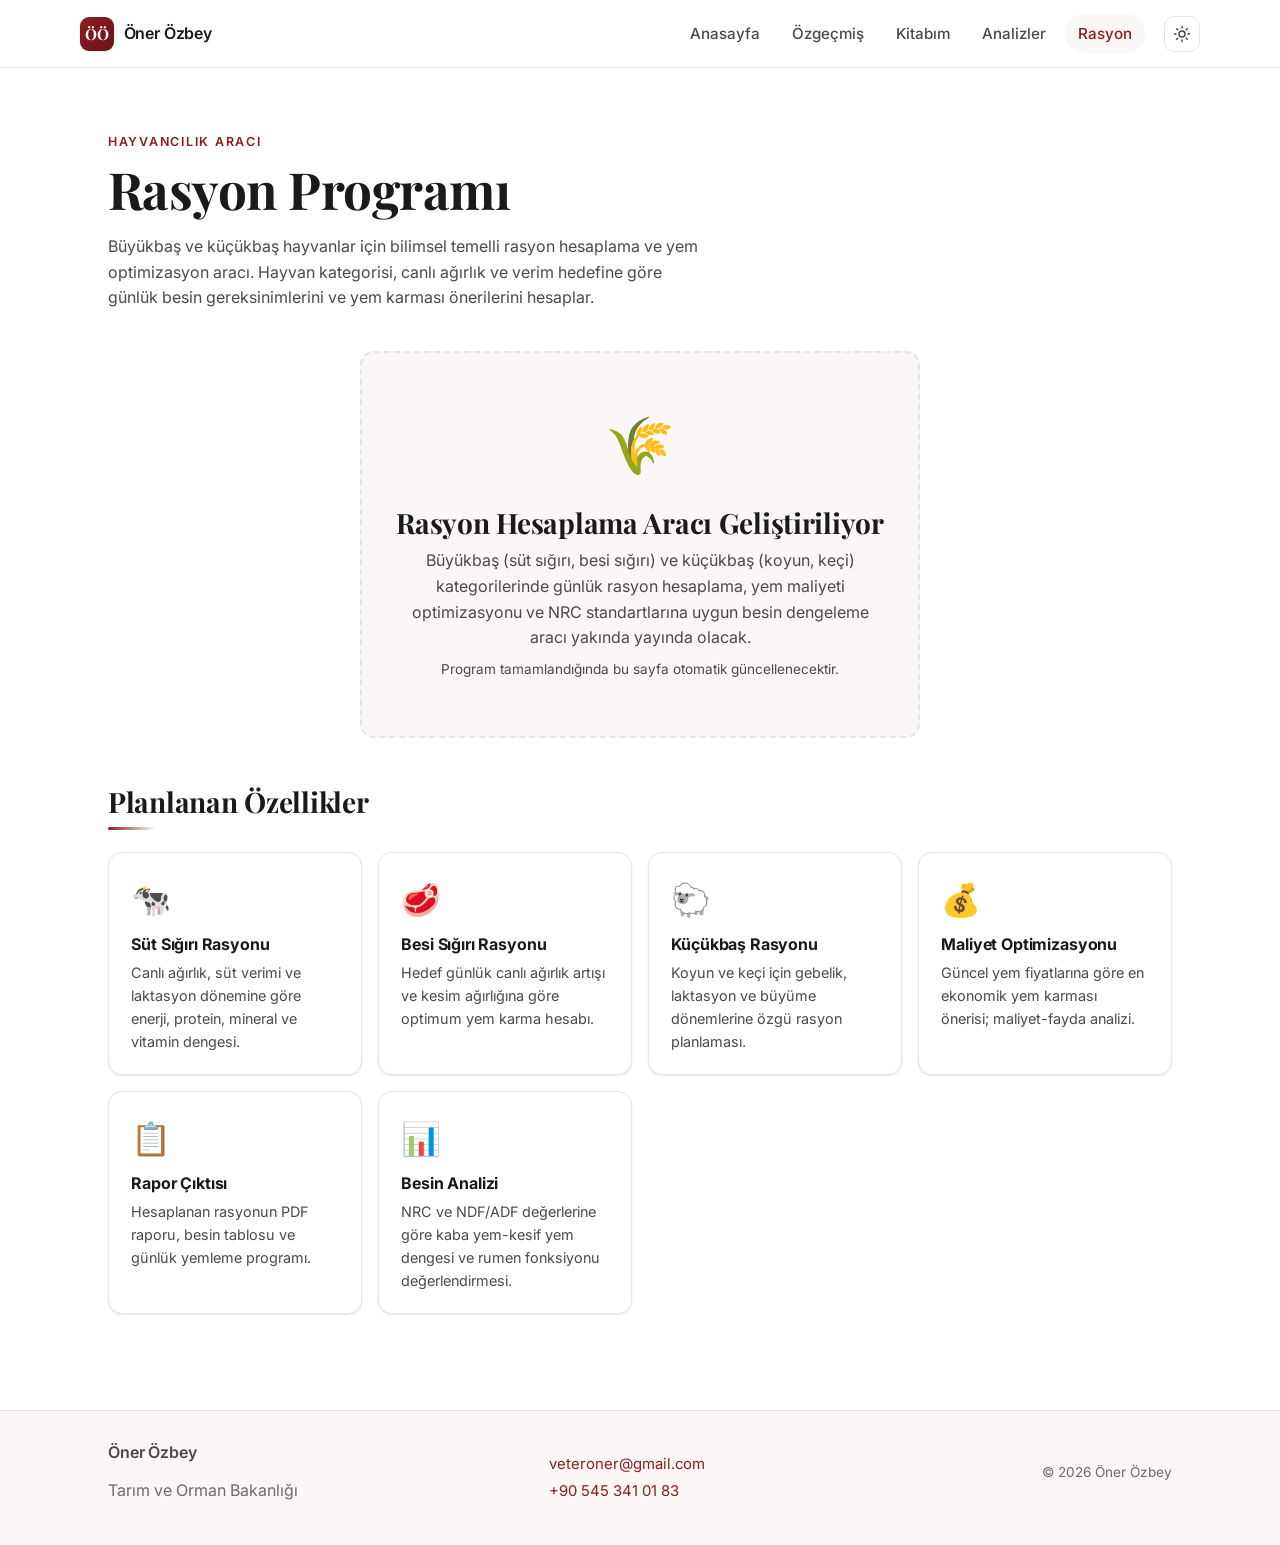
<file: rasyon.html>
<!doctype html>
<html lang="tr">
  <head>
    <meta charset="utf-8" />
    <meta name="viewport" content="width=device-width, initial-scale=1" />
    <title>Rasyon Programı — Öner Özbey</title>
    <meta name="description" content="Büyükbaş ve küçükbaş hayvancılık için rasyon hesaplama aracı." />
    <meta name="theme-color" content="#8b1d20" />
    <link rel="icon" href="data:image/svg+xml,%3Csvg xmlns='http://www.w3.org/2000/svg' viewBox='0 0 100 100'%3E%3Crect width='100' height='100' rx='20' fill='%238b1d20'/%3E%3Ctext x='50' y='64' font-size='52' font-family='Georgia, serif' fill='white' text-anchor='middle' font-weight='700'%3EÖ%3C/text%3E%3C/svg%3E" />
    <link rel="preconnect" href="https://fonts.googleapis.com" />
    <link rel="preconnect" href="https://fonts.gstatic.com" crossorigin />
    <link href="https://fonts.googleapis.com/css2?family=Inter:wght@400;500;600;700&family=Playfair+Display:wght@600;700&display=swap" rel="stylesheet" />
    <link rel="stylesheet" href="assets/css/style.css" />
  </head>
  <body>
    <header class="site-header">
      <div class="container nav">
        <a class="brand" href="index.html">
          <span class="brand-mark">ÖÖ</span>
          <span class="brand-name" data-bind="personal.fullName"></span>
        </a>
        <nav class="nav-links" data-bind="nav"></nav>
        <div class="nav-tools">
          <button class="icon-btn" id="theme-toggle" aria-label="Tema değiştir" title="Tema değiştir">
            <svg width="18" height="18" viewBox="0 0 24 24" fill="none" stroke="currentColor" stroke-width="2" stroke-linecap="round" stroke-linejoin="round"><circle cx="12" cy="12" r="4"></circle><path d="M12 2v2M12 20v2M4.93 4.93l1.41 1.41M17.66 17.66l1.41 1.41M2 12h2M20 12h2M4.93 19.07l1.41-1.41M17.66 6.34l1.41-1.41"></path></svg>
          </button>
        </div>
      </div>
    </header>

    <main>
      <section class="section">
        <div class="container">
          <p class="eyebrow">Hayvancılık Aracı</p>
          <h1 style="margin-bottom:0.3em">Rasyon Programı</h1>
          <p style="max-width:60ch;color:var(--ink-soft);margin-bottom:2.5rem">
            Büyükbaş ve küçükbaş hayvanlar için bilimsel temelli rasyon hesaplama ve yem optimizasyon aracı.
            Hayvan kategorisi, canlı ağırlık ve verim hedefine göre günlük besin gereksinimlerini ve yem karması önerilerini hesaplar.
          </p>

          <!-- Program henüz hazır değil — yer tutucu -->
          <div class="coming-soon-box">
            <div class="coming-soon-icon">🌾</div>
            <h2>Rasyon Hesaplama Aracı Geliştiriliyor</h2>
            <p>Büyükbaş (süt sığırı, besi sığırı) ve küçükbaş (koyun, keçi) kategorilerinde günlük rasyon hesaplama, yem maliyeti optimizasyonu ve NRC standartlarına uygun besin dengeleme aracı yakında yayında olacak.</p>
            <p class="muted small">Program tamamlandığında bu sayfa otomatik güncellenecektir.</p>
          </div>

          <!-- Planlanan özellikler -->
          <div style="margin-top:3rem">
            <h2 class="section-title">Planlanan Özellikler</h2>
            <div class="feature-grid">
              <div class="feature-card">
                <div class="feature-icon">🐄</div>
                <h3>Süt Sığırı Rasyonu</h3>
                <p>Canlı ağırlık, süt verimi ve laktasyon dönemine göre enerji, protein, mineral ve vitamin dengesi.</p>
              </div>
              <div class="feature-card">
                <div class="feature-icon">🥩</div>
                <h3>Besi Sığırı Rasyonu</h3>
                <p>Hedef günlük canlı ağırlık artışı ve kesim ağırlığına göre optimum yem karma hesabı.</p>
              </div>
              <div class="feature-card">
                <div class="feature-icon">🐑</div>
                <h3>Küçükbaş Rasyonu</h3>
                <p>Koyun ve keçi için gebelik, laktasyon ve büyüme dönemlerine özgü rasyon planlaması.</p>
              </div>
              <div class="feature-card">
                <div class="feature-icon">💰</div>
                <h3>Maliyet Optimizasyonu</h3>
                <p>Güncel yem fiyatlarına göre en ekonomik yem karması önerisi; maliyet-fayda analizi.</p>
              </div>
              <div class="feature-card">
                <div class="feature-icon">📋</div>
                <h3>Rapor Çıktısı</h3>
                <p>Hesaplanan rasyonun PDF raporu, besin tablosu ve günlük yemleme programı.</p>
              </div>
              <div class="feature-card">
                <div class="feature-icon">📊</div>
                <h3>Besin Analizi</h3>
                <p>NRC ve NDF/ADF değerlerine göre kaba yem-kesif yem dengesi ve rumen fonksiyonu değerlendirmesi.</p>
              </div>
            </div>
          </div>
        </div>
      </section>
    </main>

    <footer class="site-footer">
      <div class="container footer-grid">
        <div>
          <p class="brand-name" data-bind="personal.fullName"></p>
          <p class="muted" data-bind="personal.role"></p>
        </div>
        <div class="footer-links">
          <a data-bind-attr="href:mailto:personal.email" data-bind="personal.email"></a>
          <a data-bind-attr="href:tel:personal.phoneRaw" data-bind="personal.phone"></a>
        </div>
        <p class="muted small">© <span data-bind="site.year"></span> <span data-bind="personal.fullName"></span></p>
      </div>
    </footer>

    <script src="assets/js/main.js"></script>
  </body>
</html>
</file>
<file: assets/css/style.css>
:root {
  --brand: #8b1d20;
  --brand-2: #b32a2e;
  --brand-ink: #6a1417;
  --ink: #1a1a1a;
  --ink-soft: #4a4a4a;
  --muted: #6b6b6b;
  --line: #e5e5e5;
  --bg: #ffffff;
  --bg-soft: #faf7f6;
  --card: #ffffff;
  --shadow-sm: 0 1px 2px rgba(0, 0, 0, 0.04), 0 1px 3px rgba(0, 0, 0, 0.06);
  --shadow-md: 0 4px 12px rgba(0, 0, 0, 0.06), 0 2px 6px rgba(0, 0, 0, 0.04);
  --shadow-lg: 0 24px 60px rgba(0, 0, 0, 0.12), 0 8px 24px rgba(0, 0, 0, 0.08);
  --radius: 14px;
  --radius-sm: 10px;
  --font-sans: "Inter", system-ui, -apple-system, "Segoe UI", Roboto, "Helvetica Neue", Arial, sans-serif;
  --font-display: "Playfair Display", Georgia, "Times New Roman", serif;
  --container: 1120px;
  --pad: clamp(1rem, 2.4vw, 1.75rem);
  --transition: 200ms ease;
}

[data-theme="dark"] {
  --brand: #d94a4e;
  --brand-2: #f06569;
  --brand-ink: #ffb4b6;
  --ink: #f1ece9;
  --ink-soft: #c9c2bf;
  --muted: #9a938f;
  --line: #2a2625;
  --bg: #141110;
  --bg-soft: #1c1817;
  --card: #1f1a19;
  --shadow-sm: 0 1px 2px rgba(0, 0, 0, 0.4);
  --shadow-md: 0 4px 12px rgba(0, 0, 0, 0.45);
  --shadow-lg: 0 24px 60px rgba(0, 0, 0, 0.55);
}

* { box-sizing: border-box; }

html { scroll-behavior: smooth; }

body {
  margin: 0;
  font-family: var(--font-sans);
  color: var(--ink);
  background: var(--bg);
  line-height: 1.6;
  -webkit-font-smoothing: antialiased;
  -moz-osx-font-smoothing: grayscale;
  transition: background var(--transition), color var(--transition);
}

a { color: var(--brand); text-decoration: none; transition: color var(--transition); }
a:hover { color: var(--brand-2); text-decoration: underline; text-underline-offset: 3px; }

h1, h2, h3 { font-family: var(--font-display); color: var(--ink); margin: 0 0 0.4em; line-height: 1.15; letter-spacing: -0.01em; }
h1 { font-size: clamp(2rem, 4.5vw, 3.2rem); }
h2 { font-size: clamp(1.3rem, 2.6vw, 1.75rem); }
h3 { font-size: 1.05rem; }
p { margin: 0 0 0.8em; color: var(--ink-soft); }

.container { width: 100%; max-width: var(--container); margin: 0 auto; padding: 0 var(--pad); }

.muted { color: var(--muted); }
.small { font-size: 0.85rem; }
.eyebrow {
  text-transform: uppercase;
  letter-spacing: 0.14em;
  font-size: 0.78rem;
  font-weight: 600;
  color: var(--brand);
  margin: 0 0 0.6em;
}

/* Header / Nav */
.site-header {
  position: sticky; top: 0; z-index: 30;
  background: color-mix(in srgb, var(--bg) 88%, transparent);
  backdrop-filter: saturate(140%) blur(10px);
  -webkit-backdrop-filter: saturate(140%) blur(10px);
  border-bottom: 1px solid var(--line);
}
.nav { display: flex; align-items: center; gap: 1.2rem; padding: 0.9rem 0; }
.brand { display: inline-flex; align-items: center; gap: 0.6rem; color: var(--ink); font-weight: 600; }
.brand:hover { text-decoration: none; color: var(--ink); }
.brand-mark {
  width: 34px; height: 34px;
  background: linear-gradient(135deg, var(--brand), var(--brand-ink));
  color: #fff; border-radius: 9px; display: grid; place-items: center;
  font-family: var(--font-display); font-weight: 700; font-size: 0.95rem;
  box-shadow: var(--shadow-sm);
}
.brand-name { font-weight: 600; letter-spacing: -0.01em; }
.nav-links { margin-left: auto; display: flex; gap: 0.4rem; flex-wrap: wrap; }
.nav-links a {
  padding: 0.45rem 0.8rem; border-radius: 999px;
  color: var(--ink-soft); font-weight: 500; font-size: 0.95rem;
}
.nav-links a:hover { background: var(--bg-soft); color: var(--ink); text-decoration: none; }
.nav-links a.is-active { background: var(--bg-soft); color: var(--brand); }
.nav-tools { display: flex; gap: 0.4rem; }
.icon-btn {
  width: 36px; height: 36px; display: grid; place-items: center;
  background: transparent; color: var(--ink-soft);
  border: 1px solid var(--line); border-radius: 10px; cursor: pointer;
  transition: all var(--transition);
}
.icon-btn:hover { color: var(--brand); border-color: var(--brand); }

/* Buttons */
.btn {
  display: inline-flex; align-items: center; justify-content: center; gap: 0.4em;
  padding: 0.7rem 1.15rem; border-radius: 10px; font-weight: 600;
  font-size: 0.95rem; line-height: 1; cursor: pointer; border: 1px solid transparent;
  transition: all var(--transition);
}
.btn-primary {
  background: linear-gradient(135deg, var(--brand), var(--brand-ink));
  color: #fff; box-shadow: var(--shadow-sm);
}
.btn-primary:hover { transform: translateY(-1px); box-shadow: var(--shadow-md); color: #fff; text-decoration: none; }
.btn-ghost {
  background: transparent; color: var(--ink);
  border-color: var(--line);
}
.btn-ghost:hover { background: var(--bg-soft); color: var(--ink); text-decoration: none; border-color: var(--ink-soft); }
.btn-block { display: flex; width: 100%; margin-top: 0.9rem; }

/* Hero */
.hero {
  padding: clamp(2.5rem, 6vw, 5rem) 0 clamp(2rem, 4vw, 3.5rem);
  background:
    radial-gradient(1200px 600px at 90% -10%, color-mix(in srgb, var(--brand) 12%, transparent), transparent 60%),
    radial-gradient(900px 500px at -10% 110%, color-mix(in srgb, var(--brand) 8%, transparent), transparent 60%);
}
.hero-grid {
  display: grid; grid-template-columns: 1.3fr 1fr; gap: clamp(1.5rem, 4vw, 3rem); align-items: center;
}
.hero-text h1 { font-size: clamp(2.2rem, 5.5vw, 3.7rem); margin-bottom: 0.2em; }
.hero-role { font-size: 1.05rem; color: var(--ink); font-weight: 600; margin: 0 0 0.5em; }
.hero-tagline { font-size: 1.05rem; color: var(--ink-soft); max-width: 52ch; }
.hero-actions { display: flex; gap: 0.7rem; flex-wrap: wrap; margin: 1.5rem 0 1.8rem; }
.hero-meta { list-style: none; padding: 0; margin: 0; display: grid; gap: 0.45rem; }
.hero-meta li { display: flex; gap: 0.7rem; font-size: 0.95rem; align-items: baseline; }
.meta-key {
  display: inline-block; min-width: 5.5rem;
  font-size: 0.78rem; text-transform: uppercase; letter-spacing: 0.1em;
  color: var(--muted); font-weight: 600;
}
.hero-photo { display: flex; justify-content: center; }
.photo-frame {
  position: relative; width: min(340px, 80vw); aspect-ratio: 3/4;
  border-radius: 22px; overflow: hidden;
  background: var(--bg-soft);
  box-shadow: var(--shadow-lg);
  transform: rotate(1deg);
  transition: transform var(--transition);
}
.photo-frame::after {
  content: ""; position: absolute; inset: 0;
  border: 4px solid var(--bg);
  border-radius: 22px;
  box-shadow: inset 0 0 0 1px var(--line);
  pointer-events: none;
}
.photo-frame:hover { transform: rotate(0deg); }
.photo-frame img { width: 100%; height: 100%; object-fit: cover; display: block; }

/* Sections */
.section { padding: clamp(2.5rem, 5vw, 4.5rem) 0; }
.section-muted { background: var(--bg-soft); border-top: 1px solid var(--line); border-bottom: 1px solid var(--line); }
.section-title { margin-bottom: 1.4rem; }
.section-title::after {
  content: ""; display: block; width: 48px; height: 3px; margin-top: 0.5rem;
  background: linear-gradient(90deg, var(--brand), transparent);
  border-radius: 3px;
}
.section-foot { margin-top: 1.5rem; }
.two-col { display: grid; grid-template-columns: 1.7fr 1fr; gap: clamp(1.5rem, 3vw, 2.5rem); align-items: start; }
.prose p { font-size: 1.02rem; }

/* Stats */
.stats { list-style: none; padding: 0; margin: 0; display: grid; grid-template-columns: repeat(4, 1fr); gap: 1rem; }
.stats li {
  background: var(--card); border: 1px solid var(--line); border-radius: var(--radius);
  padding: 1.2rem 1.1rem; box-shadow: var(--shadow-sm);
}
.stat-value {
  display: block; font-family: var(--font-display); font-size: 2rem;
  color: var(--brand); font-weight: 700; line-height: 1;
}
.stat-label { display: block; margin-top: 0.4rem; font-size: 0.9rem; color: var(--ink-soft); }

/* Aside card */
.aside-card {
  background: var(--card); border: 1px solid var(--line);
  border-radius: var(--radius); padding: 1.4rem; box-shadow: var(--shadow-sm);
  position: sticky; top: 80px;
}
.aside-card h3 { margin-bottom: 0.8rem; }
.dl { display: grid; grid-template-columns: max-content 1fr; gap: 0.45rem 1rem; margin: 0; font-size: 0.93rem; }
.dl dt { font-weight: 600; color: var(--muted); font-size: 0.8rem; text-transform: uppercase; letter-spacing: 0.08em; padding-top: 0.15rem; }
.dl dd { margin: 0; color: var(--ink); }

/* Timeline (short, on homepage) */
.timeline { list-style: none; padding: 0; margin: 0; }
.timeline > li {
  position: relative; padding: 0.6rem 0 0.6rem 2rem; border-left: 2px solid var(--line);
}
.timeline > li::before {
  content: ""; position: absolute; left: -7px; top: 1.1rem; width: 12px; height: 12px;
  border-radius: 50%; background: var(--brand); box-shadow: 0 0 0 4px var(--bg);
}
.timeline .tl-period { font-size: 0.82rem; color: var(--muted); text-transform: uppercase; letter-spacing: 0.08em; }
.timeline .tl-title { font-weight: 600; color: var(--ink); margin: 0.1rem 0 0.1rem; }
.timeline .is-current { color: var(--brand); }

/* Achievements */
.achievements { list-style: none; padding: 0; margin: 0; display: grid; grid-template-columns: repeat(auto-fit, minmax(240px, 1fr)); gap: 1rem; }
.achievements li {
  background: var(--card); border: 1px solid var(--line); border-radius: var(--radius);
  padding: 1.1rem 1.2rem; box-shadow: var(--shadow-sm);
}
.ach-year {
  display: inline-block; padding: 0.2rem 0.55rem; border-radius: 999px;
  background: color-mix(in srgb, var(--brand) 12%, transparent);
  color: var(--brand); font-weight: 700; font-size: 0.82rem; letter-spacing: 0.04em;
}
.ach-title { font-weight: 600; margin: 0.55rem 0 0.15rem; color: var(--ink); }
.ach-place { color: var(--muted); font-size: 0.9rem; }
.ach-role { display: block; margin-top: 0.4rem; font-size: 0.93rem; color: var(--ink-soft); }

/* Footer */
.site-footer { border-top: 1px solid var(--line); background: var(--bg-soft); padding: 1.8rem 0; margin-top: 2rem; }
.footer-grid { display: grid; grid-template-columns: 1.4fr 1fr 1fr; gap: 1rem; align-items: center; }
.footer-links { display: flex; flex-direction: column; gap: 0.2rem; font-size: 0.93rem; }
.footer-grid .small { text-align: right; }

/* ===================== CV PAGE ===================== */
.cv-main { padding: clamp(1.5rem, 4vw, 3rem) 0 3rem; background: var(--bg-soft); }
.cv-doc {
  background: var(--card); border: 1px solid var(--line); border-radius: 18px;
  box-shadow: var(--shadow-lg); padding: clamp(1.5rem, 4vw, 3rem);
  max-width: 920px;
}
.cv-header {
  display: grid; grid-template-columns: 1.4fr 1fr; gap: 2rem;
  padding-bottom: 1.6rem; margin-bottom: 1.6rem;
  border-bottom: 2px solid var(--brand);
}
.cv-id { display: grid; grid-template-columns: auto 1fr; gap: 1.2rem; align-items: center; }
.cv-photo {
  width: 110px; aspect-ratio: 3/4; overflow: hidden; border-radius: 12px;
  background: var(--bg-soft); border: 3px solid var(--card); box-shadow: var(--shadow-sm);
}
.cv-photo img { width: 100%; height: 100%; object-fit: cover; display: block; }
.cv-id h1 { font-size: clamp(1.6rem, 3vw, 2.2rem); margin: 0.1em 0; }
.cv-role { color: var(--ink-soft); font-weight: 500; margin: 0; }
.cv-contact .dl { font-size: 0.9rem; }
.cv-actions { display: flex; gap: 0.5rem; margin-top: 1rem; flex-wrap: wrap; }

.cv-section { margin-top: 2rem; }
.cv-section h2 {
  font-family: var(--font-display); font-size: 1.35rem;
  color: var(--brand); margin: 0 0 1rem;
  padding-bottom: 0.45rem; border-bottom: 1px solid var(--line);
}
.cv-grid { display: grid; grid-template-columns: 1fr 1fr; gap: 2rem; }

/* CV timeline */
.cv-timeline { list-style: none; padding: 0; margin: 0; }
.cv-timeline > li {
  position: relative; padding: 0 0 1.4rem 2rem; border-left: 2px solid var(--line);
}
.cv-timeline > li:last-child { padding-bottom: 0; border-left-color: transparent; }
.cv-timeline > li::before {
  content: ""; position: absolute; left: -8px; top: 0.3rem; width: 14px; height: 14px;
  border-radius: 50%; background: var(--brand);
  box-shadow: 0 0 0 4px var(--card), 0 0 0 5px var(--brand);
}
.cv-timeline .is-current::before { background: #fff; box-shadow: 0 0 0 4px var(--card), 0 0 0 5px var(--brand); }
.cv-timeline .tl-head { display: flex; align-items: baseline; flex-wrap: wrap; gap: 0.6rem 1rem; }
.cv-timeline .tl-title { font-weight: 700; color: var(--ink); font-size: 1.02rem; margin: 0; }
.cv-timeline .tl-period { font-size: 0.85rem; color: var(--muted); }
.cv-timeline .current-pill {
  background: var(--brand); color: #fff; padding: 0.1rem 0.55rem; border-radius: 999px;
  font-size: 0.72rem; letter-spacing: 0.06em; text-transform: uppercase; font-weight: 700;
}
.cv-timeline .tl-details { margin: 0.5rem 0 0; padding-left: 1.2rem; color: var(--ink-soft); }
.cv-timeline .tl-details li { margin-bottom: 0.3rem; }

/* Education */
.education-list { list-style: none; padding: 0; margin: 0; display: grid; gap: 0.7rem; }
.education-list li {
  background: var(--bg-soft); border: 1px solid var(--line);
  border-radius: 10px; padding: 0.8rem 1rem;
}
.education-list .edu-school { font-weight: 700; color: var(--ink); }
.education-list .edu-meta { color: var(--muted); font-size: 0.88rem; }
.education-list .edu-degree { font-size: 0.93rem; color: var(--ink-soft); margin-top: 0.2rem; }

/* Languages */
.lang-list { list-style: none; padding: 0; margin: 0; display: grid; gap: 0.7rem; }
.lang-list li { display: grid; grid-template-columns: 1fr; gap: 0.3rem; }
.lang-head { display: flex; justify-content: space-between; font-size: 0.92rem; }
.lang-name { font-weight: 600; }
.lang-level { color: var(--muted); }
.lang-bar {
  position: relative; height: 8px; background: var(--bg-soft);
  border-radius: 999px; overflow: hidden; border: 1px solid var(--line);
}
.lang-bar > span {
  position: absolute; inset: 0 auto 0 0;
  background: linear-gradient(90deg, var(--brand), var(--brand-2));
  border-radius: 999px;
  transform-origin: left center;
  animation: bar-fill 900ms ease-out both;
}
@keyframes bar-fill { from { transform: scaleX(0); } to { transform: scaleX(1); } }

/* Skills */
.skills-grid { display: grid; grid-template-columns: repeat(auto-fit, minmax(220px, 1fr)); gap: 1rem; }
.skill-card {
  background: var(--bg-soft); border: 1px solid var(--line);
  border-radius: 12px; padding: 1rem 1.1rem;
}
.skill-card h3 { font-family: var(--font-sans); font-size: 0.85rem; text-transform: uppercase; letter-spacing: 0.08em; color: var(--brand); margin: 0 0 0.6rem; }
.skill-card ul { list-style: none; padding: 0; margin: 0; display: flex; flex-wrap: wrap; gap: 0.4rem; }
.skill-card li {
  background: var(--card); border: 1px solid var(--line);
  padding: 0.3rem 0.7rem; border-radius: 999px; font-size: 0.88rem; color: var(--ink);
}

/* Working life */
.working-life { padding-left: 1.2rem; margin: 0; }
.working-life li { margin-bottom: 0.5rem; color: var(--ink-soft); }
.working-life li::marker { color: var(--brand); }

/* ===== Responsive ===== */
@media (max-width: 900px) {
  .hero-grid { grid-template-columns: 1fr; text-align: left; }
  .hero-photo { order: -1; justify-content: flex-start; }
  .photo-frame { width: min(260px, 60vw); transform: rotate(0); }
  .two-col { grid-template-columns: 1fr; }
  .aside-card { position: static; }
  .stats { grid-template-columns: repeat(2, 1fr); }
  .footer-grid { grid-template-columns: 1fr; text-align: left; }
  .footer-grid .small { text-align: left; }
  .cv-header { grid-template-columns: 1fr; }
  .cv-grid { grid-template-columns: 1fr; }
}

@media (max-width: 560px) {
  .stats { grid-template-columns: 1fr 1fr; }
  .nav-links a { padding: 0.4rem 0.6rem; font-size: 0.9rem; }
  .brand-name { display: none; }
  .cv-id { grid-template-columns: 1fr; text-align: left; }
  .cv-photo { width: 96px; }
}

/* ===== Expertise Grid ===== */
.expertise-grid {
  display: grid;
  grid-template-columns: repeat(auto-fit, minmax(260px, 1fr));
  gap: 1rem;
}
.expertise-grid-sm {
  grid-template-columns: repeat(auto-fit, minmax(200px, 1fr));
  gap: 0.8rem;
}
.expertise-card {
  background: var(--card);
  border: 1px solid var(--line);
  border-radius: var(--radius);
  padding: 1.2rem 1.25rem;
  box-shadow: var(--shadow-sm);
  transition: box-shadow var(--transition), transform var(--transition);
}
.expertise-card:hover {
  box-shadow: var(--shadow-md);
  transform: translateY(-2px);
}
.expertise-icon {
  font-size: 1.8rem;
  line-height: 1;
  margin-bottom: 0.6rem;
}
.expertise-title {
  font-family: var(--font-sans);
  font-size: 0.97rem;
  font-weight: 700;
  color: var(--brand);
  margin: 0 0 0.4rem;
}
.expertise-desc {
  font-size: 0.9rem;
  color: var(--ink-soft);
  margin: 0;
  line-height: 1.55;
}

/* ===== Book card (homepage) ===== */
.book-preview-card {
  display: grid;
  grid-template-columns: 120px 1fr;
  gap: 1.5rem;
  background: var(--card);
  border: 1px solid var(--line);
  border-radius: var(--radius);
  padding: 1.5rem;
  box-shadow: var(--shadow-sm);
  align-items: start;
}
.book-preview-cover {
  aspect-ratio: 3/4;
  background: linear-gradient(145deg, var(--brand), var(--brand-ink));
  border-radius: 10px;
  display: flex;
  align-items: center;
  justify-content: center;
  box-shadow: var(--shadow-md);
}
.book-preview-icon { font-size: 2.5rem; }
.book-preview-title {
  font-family: var(--font-display);
  font-size: 1.2rem;
  color: var(--ink);
  margin: 0.4rem 0 0.2rem;
}
.book-preview-author { color: var(--muted); font-size: 0.9rem; margin: 0 0 0.6rem; }
.book-preview-desc { color: var(--ink-soft); font-size: 0.95rem; margin: 0 0 1rem; }
.book-preview-actions { display: flex; gap: 0.6rem; flex-wrap: wrap; }

/* ===== Book hero (kitap.html) ===== */
.book-hero { background: var(--bg-soft); border-bottom: 1px solid var(--line); }
.book-hero-inner {
  display: grid;
  grid-template-columns: 1fr 1.6fr;
  gap: clamp(1.5rem, 4vw, 3rem);
  align-items: center;
}
.book-cover-wrap { display: flex; justify-content: center; }
.book-cover-3d {
  position: relative;
  width: min(220px, 55vw);
  aspect-ratio: 3/4;
  transform-style: preserve-3d;
  transform: perspective(800px) rotateY(-12deg);
  transition: transform 400ms ease;
}
.book-cover-3d:hover { transform: perspective(800px) rotateY(0deg); }
.book-spine {
  position: absolute;
  top: 0; left: -28px;
  width: 28px; height: 100%;
  background: linear-gradient(to right, var(--brand-ink), var(--brand));
  transform-origin: right center;
  transform: skewY(-0.5deg);
  border-radius: 4px 0 0 4px;
}
.book-front {
  width: 100%; height: 100%;
  background: linear-gradient(145deg, var(--brand) 0%, var(--brand-ink) 100%);
  border-radius: 4px 10px 10px 4px;
  box-shadow: var(--shadow-lg);
  overflow: hidden;
  display: flex;
  align-items: center;
  justify-content: center;
}
.book-front-inner { padding: 1.5rem; text-align: center; color: #fff; }
.book-front-eyebrow {
  font-size: 0.72rem;
  text-transform: uppercase;
  letter-spacing: 0.15em;
  opacity: 0.8;
  margin: 0 0 0.8rem;
}
.book-front-title {
  font-family: var(--font-display);
  font-size: 1.05rem;
  color: #fff;
  margin: 0 0 1.2rem;
  line-height: 1.3;
}
.book-front-icon { font-size: 2rem; }
.book-info h1 { font-size: clamp(1.5rem, 3vw, 2.2rem); margin-bottom: 0.3em; }
.book-author { color: var(--muted); margin: 0 0 0.8rem; font-size: 0.95rem; }
.prose-single { color: var(--ink-soft); margin: 0 0 1.2rem; max-width: 52ch; }
.book-actions { display: flex; gap: 0.7rem; flex-wrap: wrap; margin-top: 1.2rem; }

/* ===== PDF viewer ===== */
.pdf-viewer-wrap {
  border-radius: var(--radius);
  overflow: hidden;
  border: 1px solid var(--line);
  box-shadow: var(--shadow-md);
  background: #525659;
  min-height: 80vh;
}
.pdf-viewer {
  display: block;
  width: 100%;
  height: 82vh;
  border: none;
}
.pdf-fallback {
  padding: 3rem;
  text-align: center;
  color: #fff;
}

/* ===== Coming soon box ===== */
.coming-soon-box {
  text-align: center;
  padding: 3rem 2rem;
  background: var(--bg-soft);
  border: 2px dashed var(--line);
  border-radius: var(--radius);
  max-width: 560px;
  margin: 0 auto;
}
.coming-soon-icon { font-size: 3.5rem; margin-bottom: 1rem; }
.coming-soon-box h2 { margin-bottom: 0.6rem; }
.coming-soon-box p { color: var(--ink-soft); margin: 0 0 0.5rem; }

/* ===== Topic list (analizler.html) ===== */
.topic-list {
  list-style: none;
  padding: 0;
  margin: 0;
  display: grid;
  gap: 1rem;
}
.topic-list li {
  display: grid;
  grid-template-columns: 2.5rem 1fr;
  gap: 0.8rem;
  background: var(--card);
  border: 1px solid var(--line);
  border-radius: var(--radius-sm);
  padding: 1rem 1.2rem;
  align-items: start;
}
.topic-icon { font-size: 1.5rem; line-height: 1.4; }
.topic-list strong { display: block; color: var(--ink); margin-bottom: 0.2rem; font-size: 0.98rem; }
.topic-list p { margin: 0; color: var(--ink-soft); font-size: 0.9rem; }

/* ===== Feature grid (rasyon.html) ===== */
.feature-grid {
  display: grid;
  grid-template-columns: repeat(auto-fit, minmax(240px, 1fr));
  gap: 1rem;
}
.feature-card {
  background: var(--card);
  border: 1px solid var(--line);
  border-radius: var(--radius);
  padding: 1.3rem 1.4rem;
  box-shadow: var(--shadow-sm);
}
.feature-icon { font-size: 2rem; margin-bottom: 0.6rem; }
.feature-card h3 {
  font-family: var(--font-sans);
  font-size: 1rem;
  font-weight: 700;
  color: var(--ink);
  margin: 0 0 0.5rem;
}
.feature-card p { font-size: 0.9rem; color: var(--ink-soft); margin: 0; }

/* ===== Nav — wrap on smaller screens (5 items) ===== */
@media (max-width: 1000px) {
  .nav-links { gap: 0.2rem; }
  .nav-links a { padding: 0.4rem 0.65rem; font-size: 0.88rem; }
}

/* ===== Responsive additions ===== */
@media (max-width: 900px) {
  .book-hero-inner { grid-template-columns: 1fr; }
  .book-cover-3d { width: min(160px, 50vw); transform: perspective(800px) rotateY(0deg); }
  .book-spine { display: none; }
  .book-preview-card { grid-template-columns: 90px 1fr; gap: 1rem; }
}
@media (max-width: 560px) {
  .book-preview-card { grid-template-columns: 1fr; }
  .book-preview-cover { aspect-ratio: 16/9; }
  .expertise-grid { grid-template-columns: 1fr 1fr; }
  .feature-grid { grid-template-columns: 1fr; }
}

/* ===== Print ===== */
@media print {
  :root { --bg: #fff; --bg-soft: #fff; --card: #fff; --line: #ddd; }
  body { background: #fff; color: #000; }
  .no-print { display: none !important; }
  .cv-main { padding: 0; background: #fff; }
  .cv-doc { box-shadow: none; border: none; padding: 0; max-width: 100%; }
  a { color: inherit; text-decoration: none; }
  .cv-section { break-inside: avoid; }
  .cv-timeline > li { break-inside: avoid; }
}
</file>
